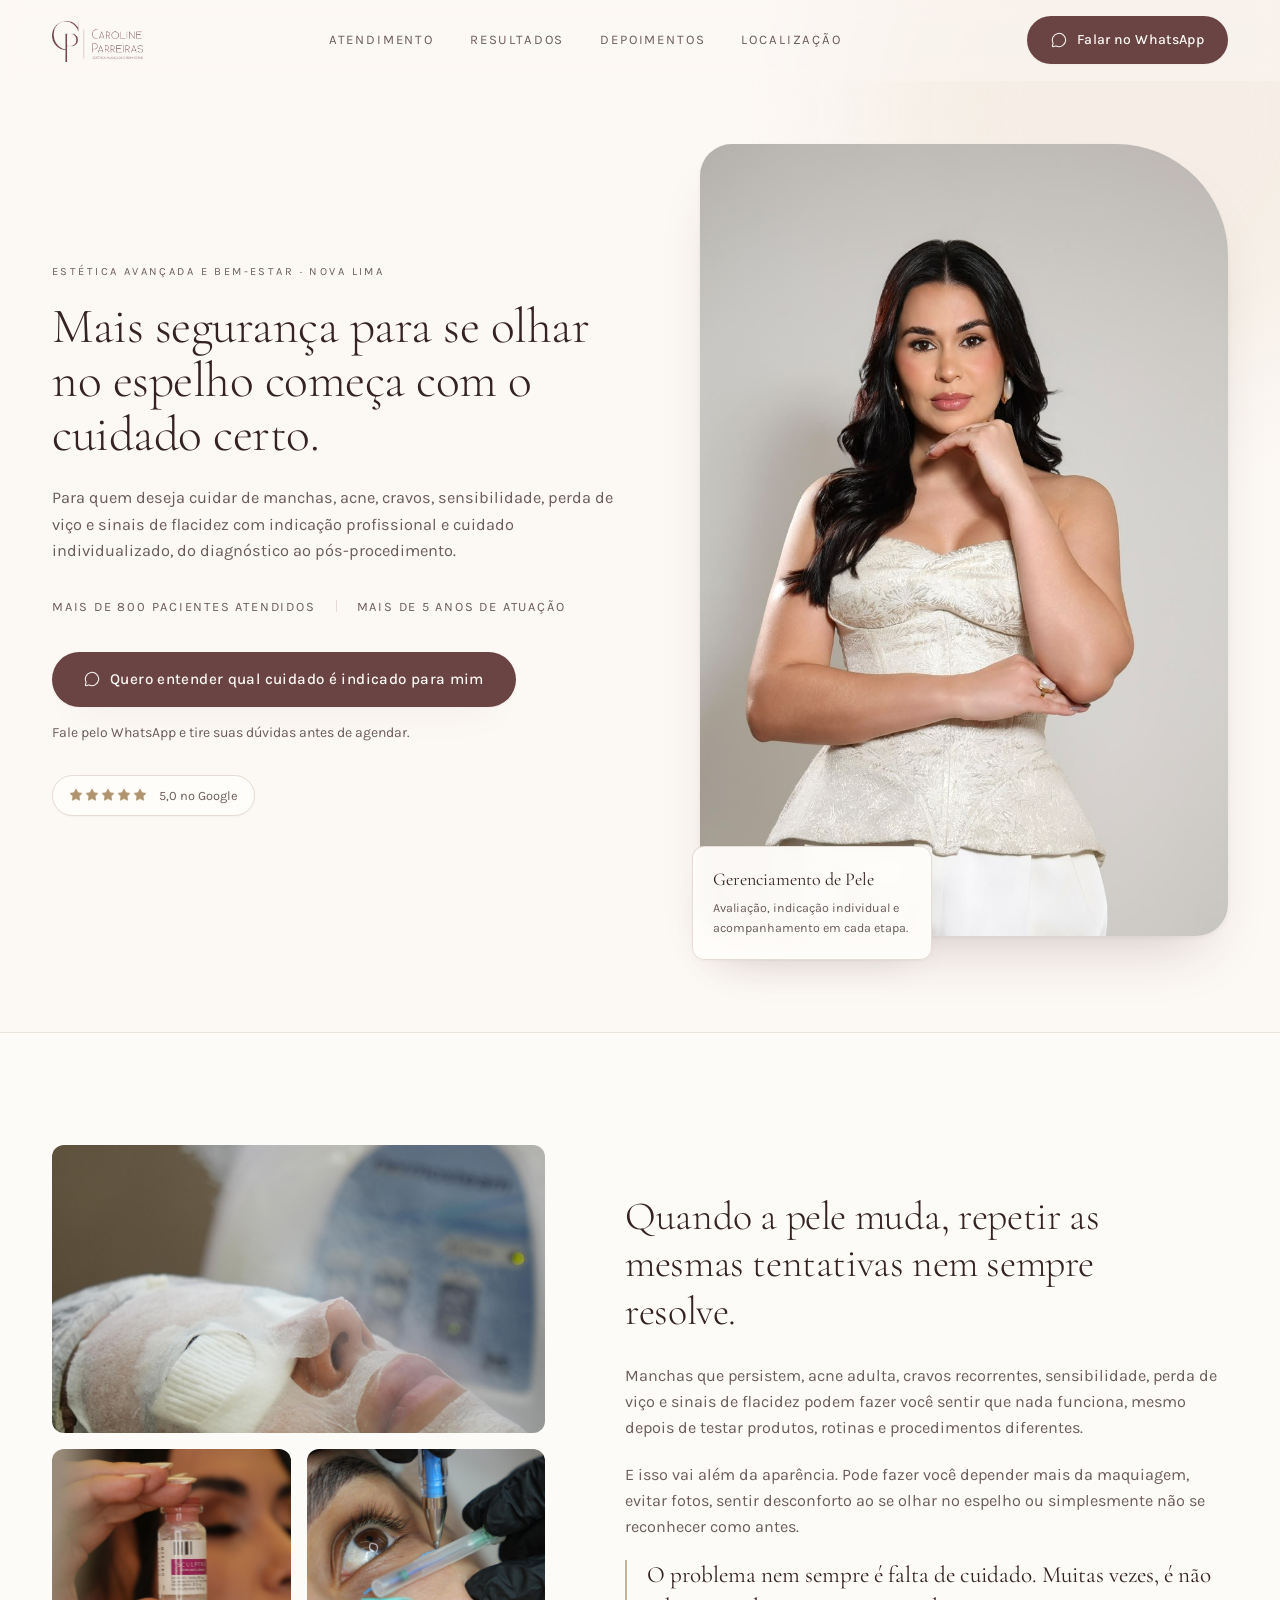
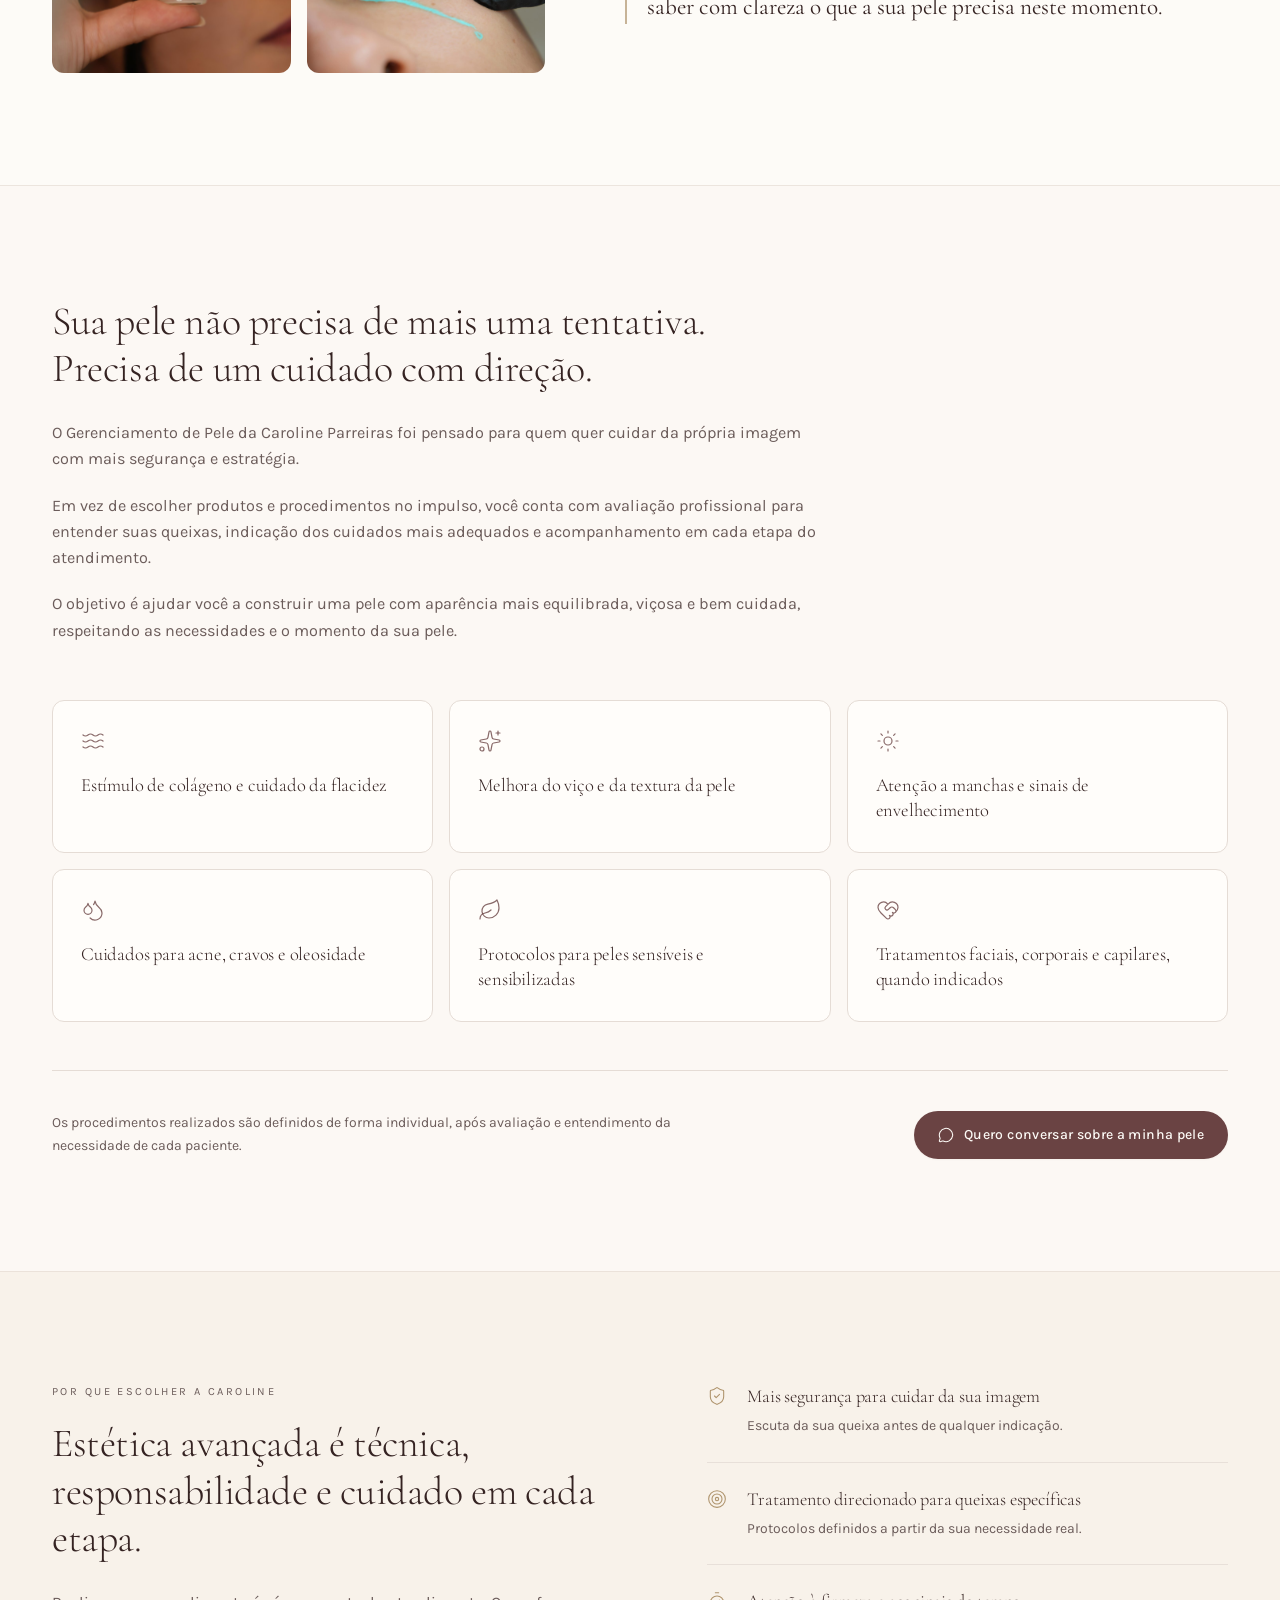
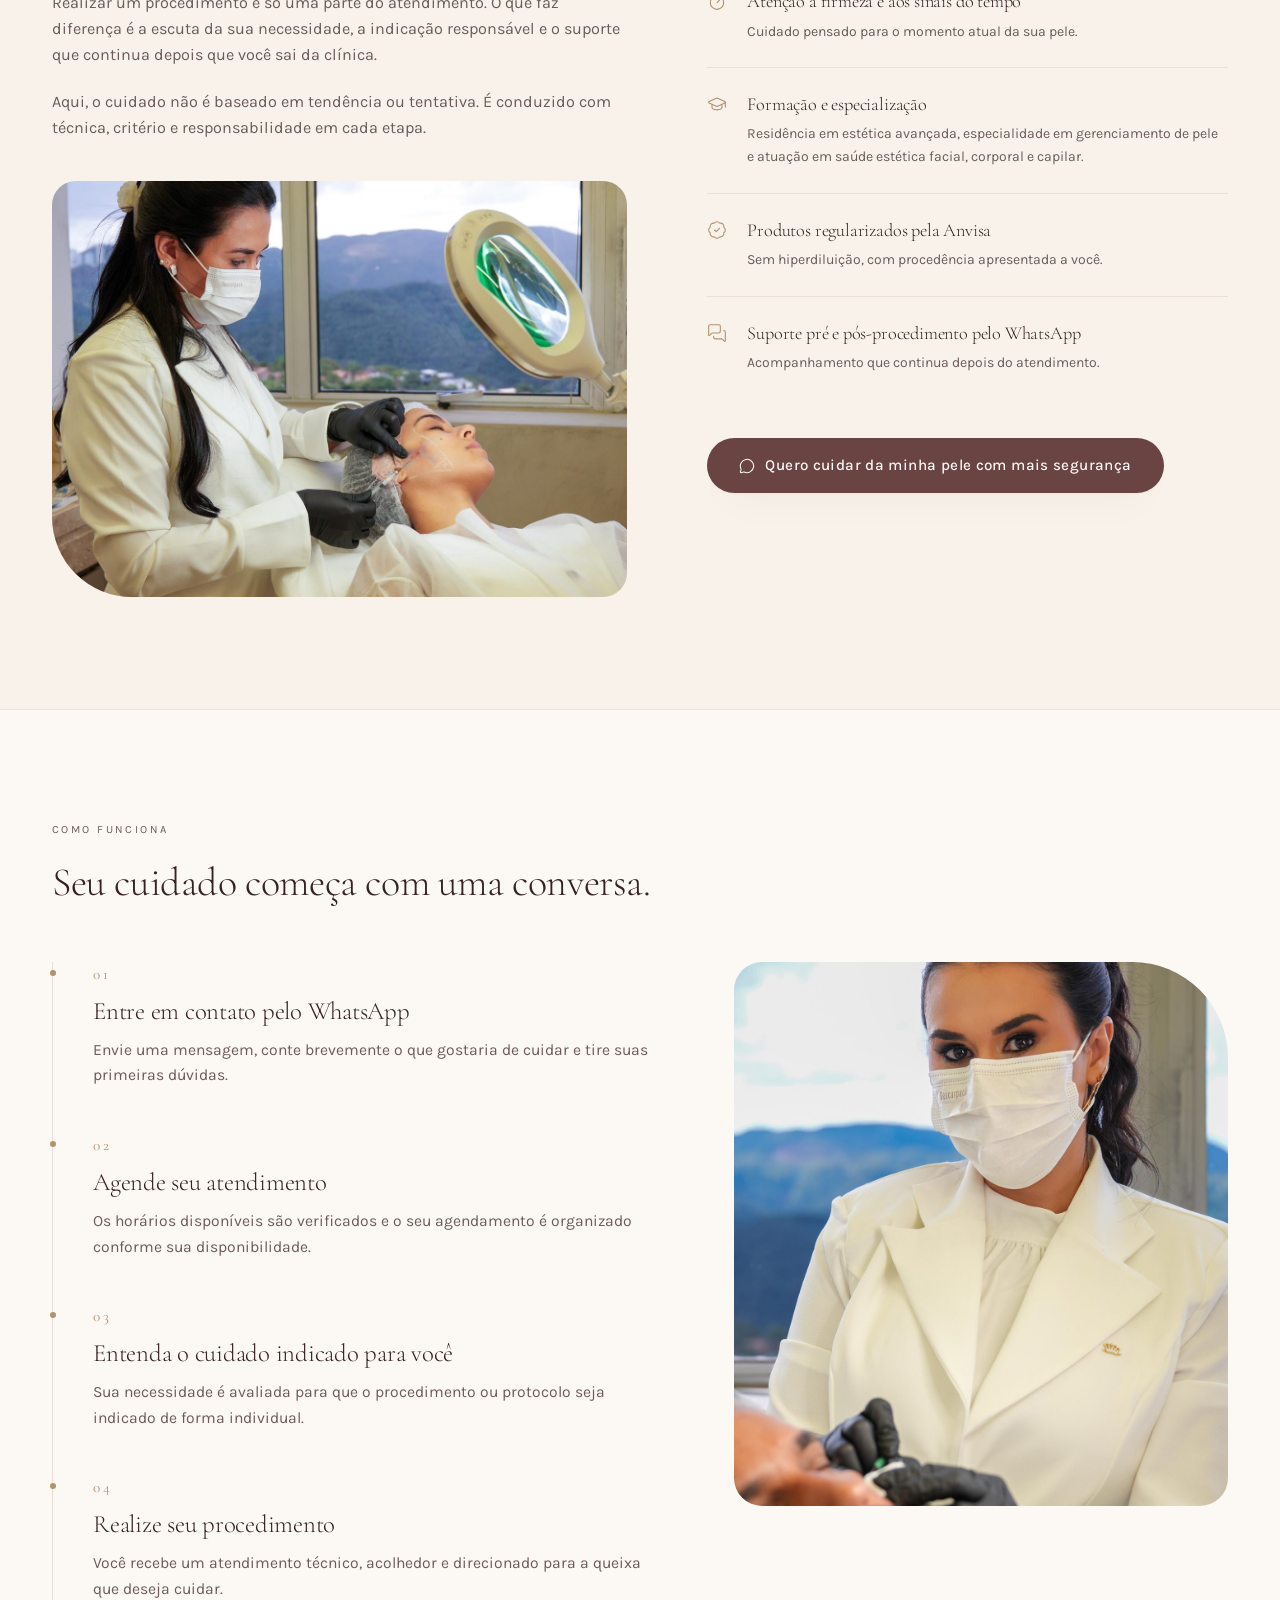
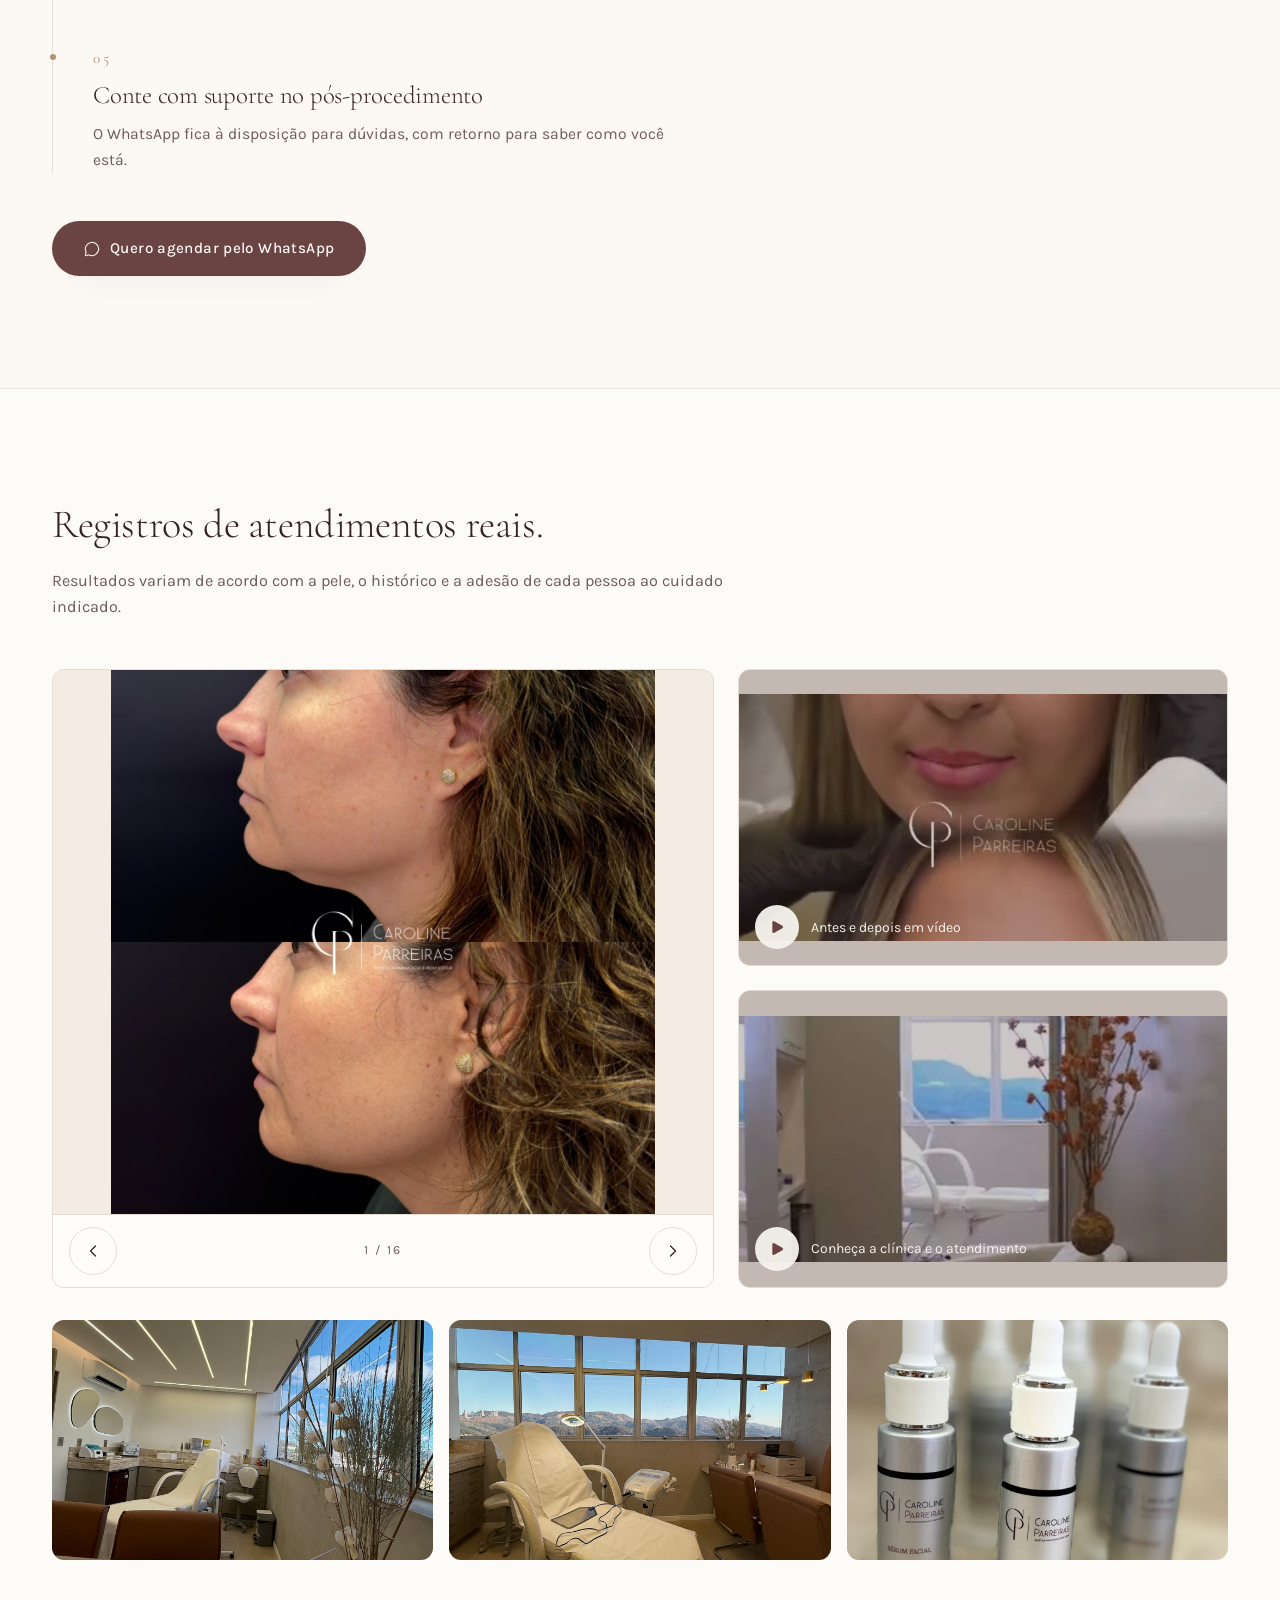
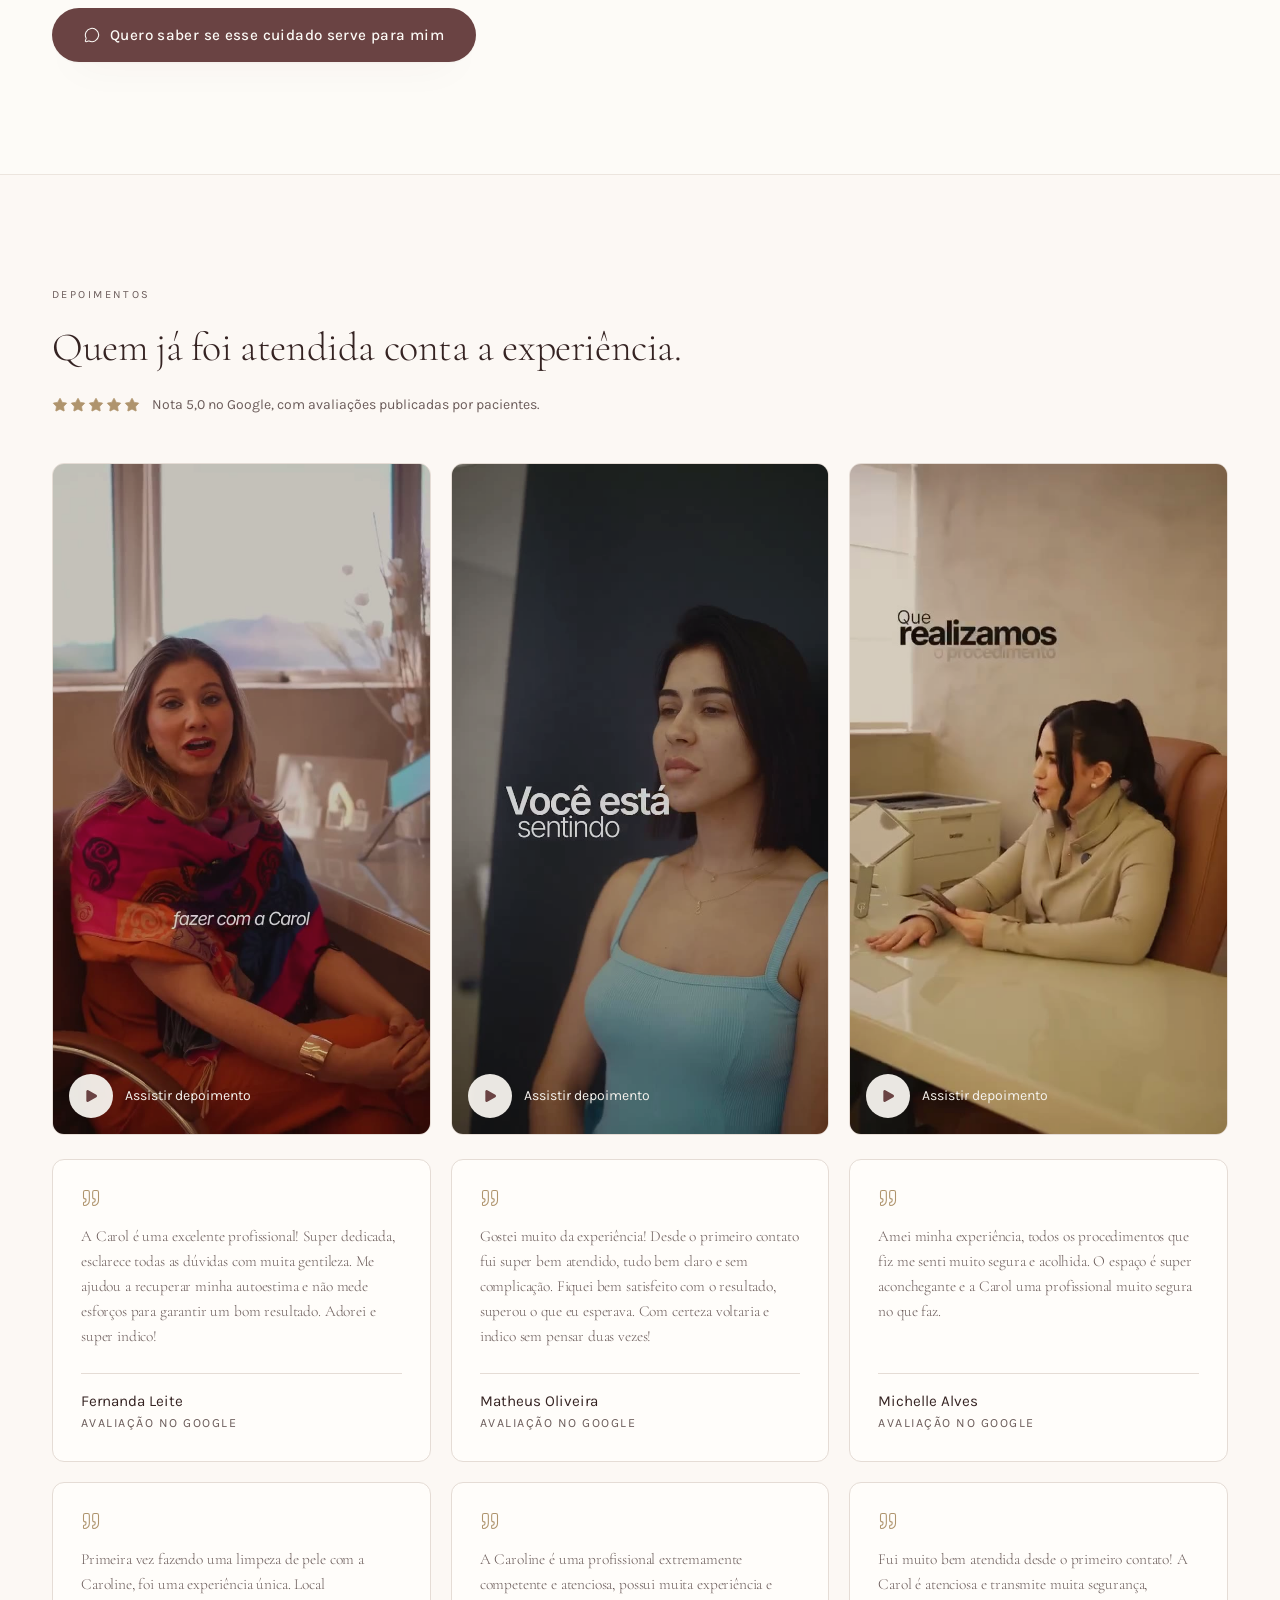
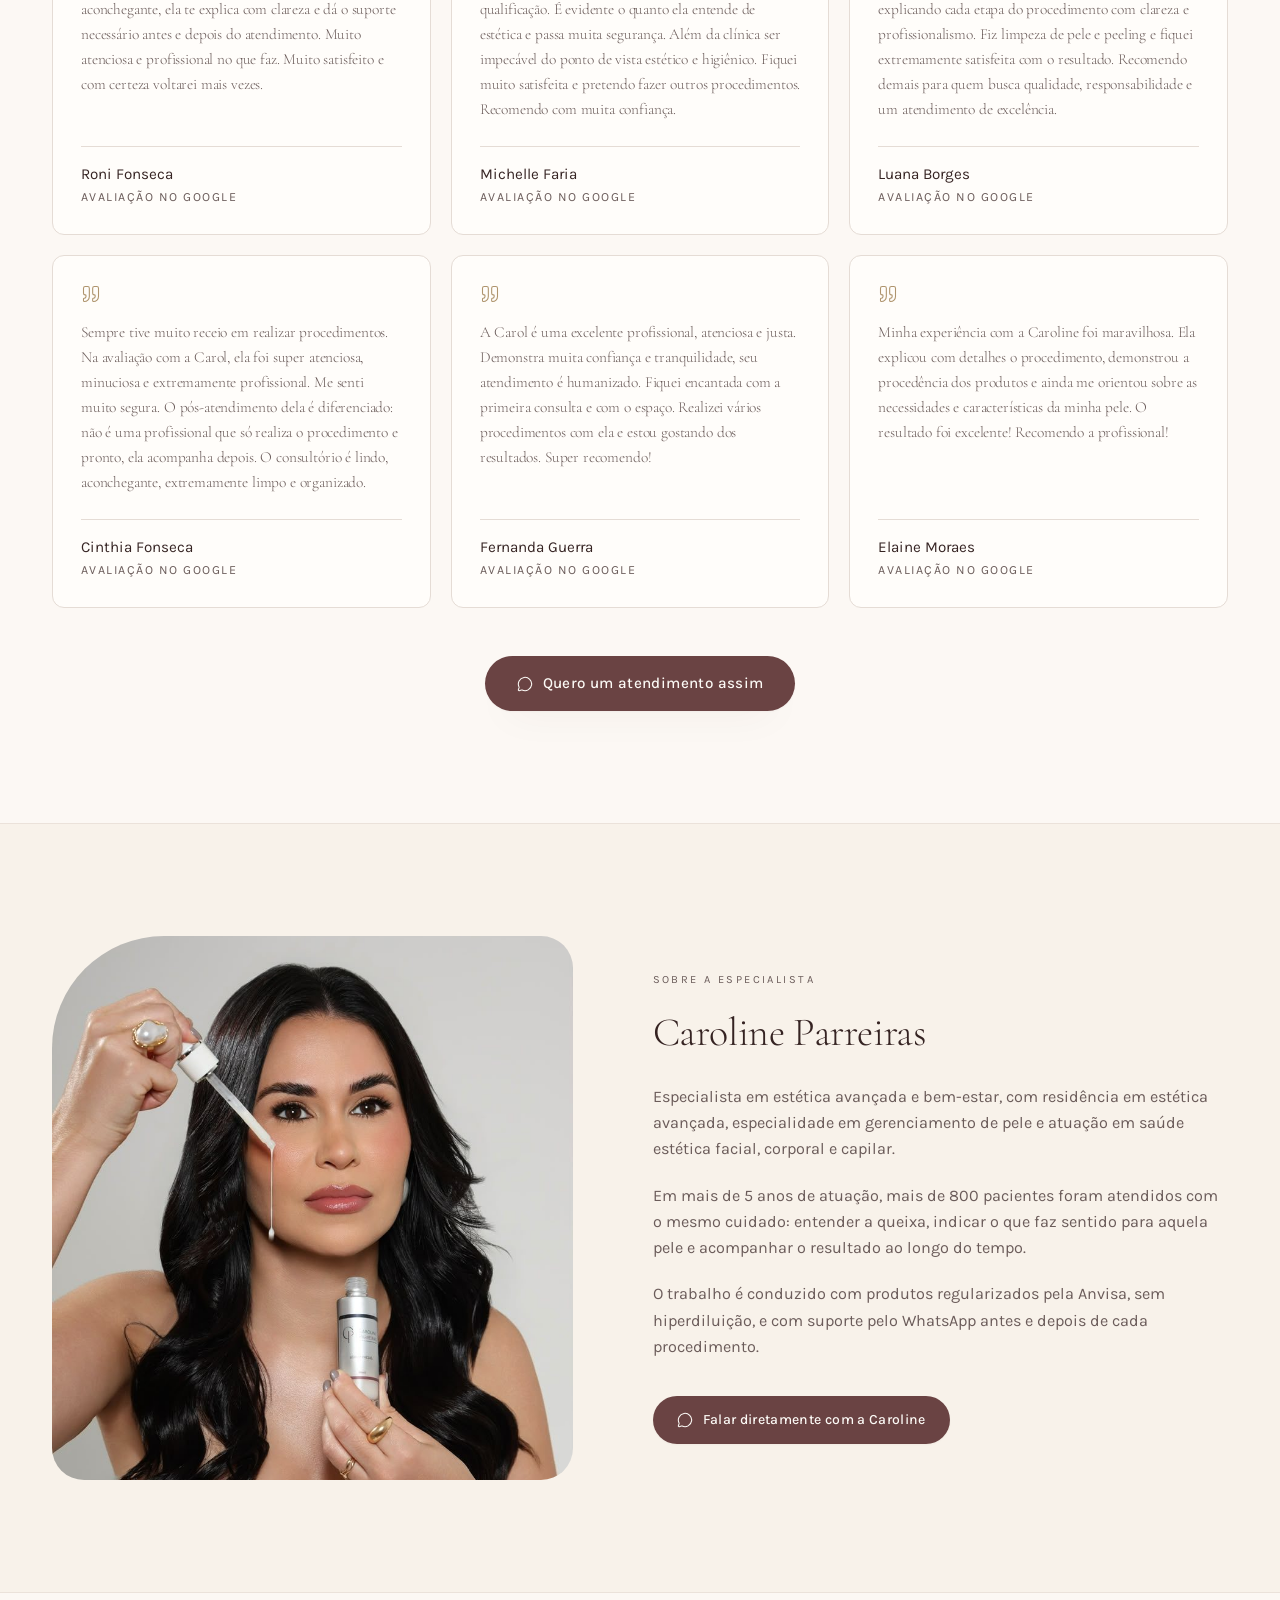
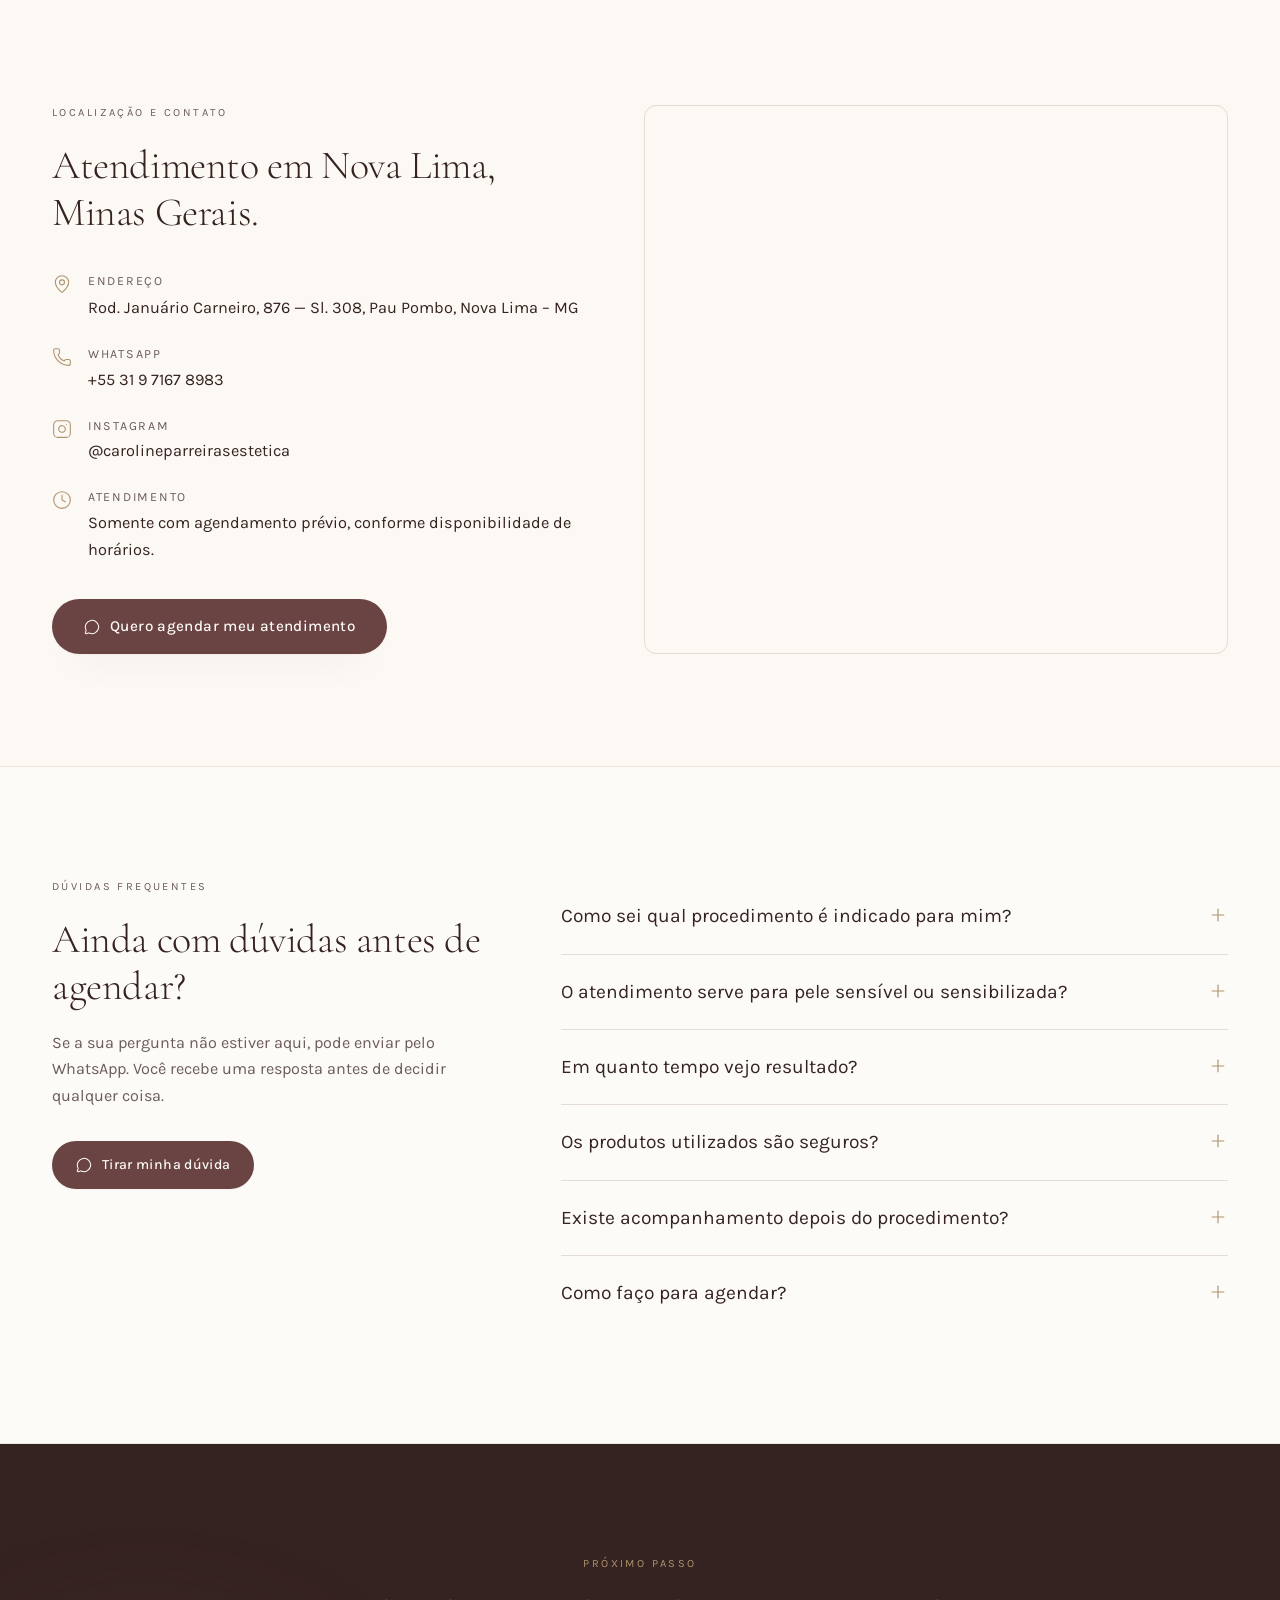
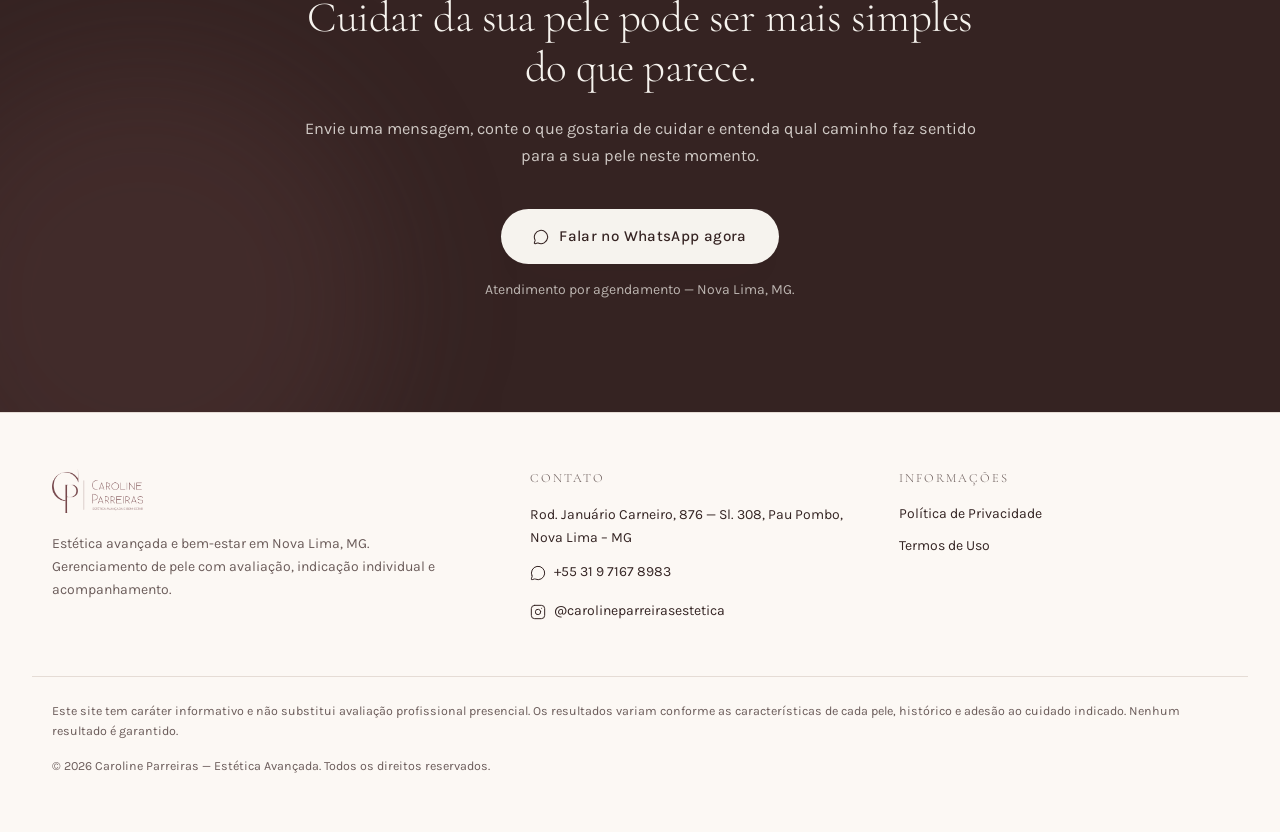
<file: index.html>
<!DOCTYPE html>
<html lang="pt-BR"><head><meta charset="utf-8"/><meta content="width=device-width, initial-scale=1" name="viewport"/><link as="image" href="assets/img/logo-dark.png" rel="preload"/><link as="image" href="assets/img/hero-caroline.jpg" rel="preload"/><link data-precedence="default" href="https://fonts.googleapis.com/css2?family=Cormorant+Garamond:ital,wght@0,300;0,400;0,500;0,600;1,400&amp;family=Karla:wght@300;400;500;600&amp;display=swap" rel="stylesheet"/><title>Caroline Parreiras — Estética Avançada em Nova Lima, MG</title><meta content="Caroline Parreiras — Estética Avançada" name="author"/><meta content="#faf7f4" name="theme-color"/><meta content="website" property="og:type"/><meta content="Caroline Parreiras — Estética Avançada" property="og:site_name"/><meta content="pt_BR" property="og:locale"/><meta content="summary_large_image" name="twitter:card"/><meta content="Gerenciamento de pele com avaliação profissional, indicação individual e acompanhamento. Manchas, acne, sensibilidade e flacidez em Nova Lima, MG." name="description"/><meta content="Caroline Parreiras — Estética Avançada em Nova Lima, MG" property="og:title"/><meta content="Gerenciamento de pele com avaliação profissional, indicação individual e acompanhamento. Manchas, acne, sensibilidade e flacidez em Nova Lima, MG." property="og:description"/><meta content="./" property="og:url"/><meta content="Caroline Parreiras — Estética Avançada em Nova Lima, MG" name="twitter:title"/><meta content="Gerenciamento de pele com avaliação profissional, indicação individual e acompanhamento. Manchas, acne, sensibilidade e flacidez em Nova Lima, MG." name="twitter:description"/><link href="favicon.png" rel="icon" type="image/png"/><link href="https://fonts.googleapis.com" rel="preconnect"/><link crossorigin="anonymous" href="https://fonts.gstatic.com" rel="preconnect"/><link href="./" rel="canonical"/><script type="application/ld+json">{"@context":"https://schema.org","@type":"HealthAndBeautyBusiness","name":"Caroline Parreiras — Estética Avançada","description":"Estética avançada e bem-estar em Nova Lima, MG. Gerenciamento de pele com avaliação, indicação individual e acompanhamento.","address":{"@type":"PostalAddress","streetAddress":"Rod. Januário Carneiro, 876 — Sl. 308","addressLocality":"Nova Lima","addressRegion":"MG","addressCountry":"BR"},"telephone":"+5531971678983","areaServed":"Nova Lima, Belo Horizonte e região","sameAs":["https://www.instagram.com/carolineparreirasestetica/"],"aggregateRating":{"@type":"AggregateRating","ratingValue":"5","bestRating":"5","reviewCount":"10"}}</script><script type="application/ld+json">{"@context":"https://schema.org","@type":"FAQPage","mainEntity":[{"@type":"Question","name":"Como sei qual procedimento é indicado para mim?","acceptedAnswer":{"@type":"Answer","text":"A indicação é feita após avaliação. Suas queixas, histórico e características da pele são analisados para que o cuidado seja definido de forma individual, e não por padrão."}},{"@type":"Question","name":"O atendimento serve para pele sensível ou sensibilizada?","acceptedAnswer":{"@type":"Answer","text":"Sim. Peles sensíveis ou sensibilizadas por produtos e procedimentos anteriores recebem protocolos específicos, com progressão respeitando a barreira cutânea."}},{"@type":"Question","name":"Em quanto tempo vejo resultado?","acceptedAnswer":{"@type":"Answer","text":"Depende da queixa, do tipo de pele e da adesão ao cuidado indicado. Alguns resultados aparecem já nas primeiras sessões, outros exigem um protocolo mais longo. Isso é explicado na avaliação, sem promessa de resultado."}},{"@type":"Question","name":"Os produtos utilizados são seguros?","acceptedAnswer":{"@type":"Answer","text":"São produtos regularizados pela Anvisa, sem hiperdiluição, e a procedência é apresentada a você durante o atendimento."}},{"@type":"Question","name":"Existe acompanhamento depois do procedimento?","acceptedAnswer":{"@type":"Answer","text":"Sim. O suporte pelo WhatsApp fica disponível para dúvidas no pré e no pós-procedimento, com retorno para saber como está a sua pele."}},{"@type":"Question","name":"Como faço para agendar?","acceptedAnswer":{"@type":"Answer","text":"O agendamento é feito pelo WhatsApp. Você envia uma mensagem, conta o que gostaria de cuidar e recebe as opções de horário disponíveis."}}]}</script><link href="css/styles.css" rel="stylesheet"/>
<!-- ============================================================
         RASTREAMENTO (opcional) — cole aqui seus códigos:
         Google Tag Manager, GA4 (gtag.js) e/ou Meta Pixel.
         Os eventos "whatsapp_click" e "video_open" já são enviados
         automaticamente para dataLayer / gtag / fbq por js/main.js.
         ============================================================ -->
</head><body><!--$--><div class="min-h-screen bg-background"><header class="fixed inset-x-0 top-0 z-50 transition-all duration-500 border-b border-transparent bg-background/40 backdrop-blur-sm" data-header=""><div class="container-lp grid grid-cols-[minmax(0,1fr)_auto] items-center gap-4 py-3 md:py-4 lg:flex lg:justify-between"><a aria-label="Caroline Parreiras — início" class="flex min-w-0 items-center" href="#topo"><img alt="Logotipo Caroline Parreiras — Estética Avançada e Bem-estar" class="h-9 w-auto md:h-11" height="578" src="assets/img/logo-dark.png" width="1200"/></a><nav aria-label="Navegação principal" class="hidden items-center gap-9 lg:flex"><a class="text-[0.82rem] tracking-[0.14em] uppercase text-muted-foreground transition-colors hover:text-primary" href="#atendimento">Atendimento</a><a class="text-[0.82rem] tracking-[0.14em] uppercase text-muted-foreground transition-colors hover:text-primary" href="#resultados">Resultados</a><a class="text-[0.82rem] tracking-[0.14em] uppercase text-muted-foreground transition-colors hover:text-primary" href="#depoimentos">Depoimentos</a><a class="text-[0.82rem] tracking-[0.14em] uppercase text-muted-foreground transition-colors hover:text-primary" href="#localizacao">Localização</a></nav><div class="hidden lg:block"><a class="group inline-flex min-h-12 items-center justify-center gap-2.5 rounded-full text-center font-medium tracking-wide transition-all duration-500 focus-visible:outline-2 focus-visible:outline-offset-4 focus-visible:outline-primary px-6 py-3 text-sm bg-primary text-primary-foreground shadow-soft hover:-translate-y-0.5 hover:bg-primary/92 hover:shadow-lift" data-track="whatsapp" href="https://wa.me/5531971678983?text=Ol%C3%A1%2C%20Caroline!%20Vim%20pelo%20site%20e%20gostaria%20de%20entender%20qual%20cuidado%20%C3%A9%20indicado%20para%20a%20minha%20pele." rel="noopener noreferrer" target="_blank"><svg aria-hidden="true" class="lucide lucide-message-circle size-4 shrink-0" fill="none" height="24" stroke="currentColor" stroke-linecap="round" stroke-linejoin="round" stroke-width="1.6" viewbox="0 0 24 24" width="24" xmlns="http://www.w3.org/2000/svg"><path d="M2.992 16.342a2 2 0 0 1 .094 1.167l-1.065 3.29a1 1 0 0 0 1.236 1.168l3.413-.998a2 2 0 0 1 1.099.092 10 10 0 1 0-4.777-4.719"></path></svg><span>Falar no WhatsApp</span></a></div><div class="flex items-center gap-2 lg:hidden"><a class="group inline-flex min-h-12 items-center justify-center gap-2.5 rounded-full text-center font-medium tracking-wide transition-all duration-500 focus-visible:outline-2 focus-visible:outline-offset-4 focus-visible:outline-primary py-3 bg-primary text-primary-foreground shadow-soft hover:-translate-y-0.5 hover:bg-primary/92 hover:shadow-lift px-4 text-[0.8rem]" data-track="whatsapp" href="https://wa.me/5531971678983?text=Ol%C3%A1%2C%20Caroline!%20Vim%20pelo%20site%20e%20gostaria%20de%20entender%20qual%20cuidado%20%C3%A9%20indicado%20para%20a%20minha%20pele." rel="noopener noreferrer" target="_blank"><span>WhatsApp</span></a><button aria-controls="menu-mobile" aria-expanded="false" aria-label="Abrir menu" class="grid size-12 shrink-0 place-items-center rounded-full border border-border text-foreground transition-colors hover:bg-secondary" data-menu-toggle="" type="button"><svg aria-hidden="true" class="lucide lucide-menu size-5" fill="none" height="24" stroke="currentColor" stroke-linecap="round" stroke-linejoin="round" stroke-width="1.5" viewbox="0 0 24 24" width="24" xmlns="http://www.w3.org/2000/svg"><path d="M4 5h16"></path><path d="M4 12h16"></path><path d="M4 19h16"></path></svg></button></div></div><div class="border-t border-border bg-background lg:hidden" data-menu="" hidden="" id="menu-mobile"><nav aria-label="Navegação mobile" class="container-lp flex flex-col py-2"><a class="min-h-12 border-b border-border/60 py-3.5 text-sm tracking-[0.12em] uppercase text-muted-foreground last:border-none" href="#atendimento">Atendimento</a><a class="min-h-12 border-b border-border/60 py-3.5 text-sm tracking-[0.12em] uppercase text-muted-foreground last:border-none" href="#resultados">Resultados</a><a class="min-h-12 border-b border-border/60 py-3.5 text-sm tracking-[0.12em] uppercase text-muted-foreground last:border-none" href="#depoimentos">Depoimentos</a><a class="min-h-12 border-b border-border/60 py-3.5 text-sm tracking-[0.12em] uppercase text-muted-foreground last:border-none" href="#localizacao">Localização</a></nav></div></header><main><section class="relative overflow-hidden pt-28 pb-16 md:pt-36 md:pb-24" id="topo"><div aria-hidden="true" class="pointer-events-none absolute -top-40 -right-32 size-[34rem] rounded-full bg-champagne/60 blur-3xl"></div><div class="container-lp relative grid items-center gap-12 lg:grid-cols-[1.05fr_0.95fr] lg:gap-16"><div class="reveal max-w-xl" data-visible="false" style="transition-delay:0ms"><p class="eyebrow">Estética avançada e bem-estar · Nova Lima</p><h1 class="mt-5 text-[2.05rem] leading-[1.12] text-ink md:text-[3.1rem] md:leading-[1.08]">Mais segurança para se olhar no espelho começa com o cuidado certo.</h1><p class="mt-6 text-[1.02rem] leading-relaxed text-muted-foreground">Para quem deseja cuidar de manchas, acne, cravos, sensibilidade, perda de viço e sinais de flacidez com indicação profissional e cuidado individualizado, do diagnóstico ao pós-procedimento.</p><div class="mt-8 flex flex-wrap items-center gap-x-5 gap-y-2 text-[0.8rem] tracking-[0.14em] uppercase text-muted-foreground"><span>Mais de 800 pacientes atendidos</span><span aria-hidden="true" class="hidden h-3 w-px bg-border sm:block"></span><span>Mais de 5 anos de atuação</span></div><div class="mt-9 flex flex-col items-start gap-4"><a class="group inline-flex min-h-12 items-center justify-center gap-2.5 rounded-full text-center font-medium tracking-wide transition-all duration-500 focus-visible:outline-2 focus-visible:outline-offset-4 focus-visible:outline-primary px-8 py-4 text-[0.95rem] bg-primary text-primary-foreground shadow-soft hover:-translate-y-0.5 hover:bg-primary/92 hover:shadow-lift" data-track="whatsapp" href="https://wa.me/5531971678983?text=Ol%C3%A1%2C%20Caroline!%20Vim%20pelo%20site%20e%20gostaria%20de%20entender%20qual%20cuidado%20%C3%A9%20indicado%20para%20a%20minha%20pele." rel="noopener noreferrer" target="_blank"><svg aria-hidden="true" class="lucide lucide-message-circle size-4 shrink-0" fill="none" height="24" stroke="currentColor" stroke-linecap="round" stroke-linejoin="round" stroke-width="1.6" viewbox="0 0 24 24" width="24" xmlns="http://www.w3.org/2000/svg"><path d="M2.992 16.342a2 2 0 0 1 .094 1.167l-1.065 3.29a1 1 0 0 0 1.236 1.168l3.413-.998a2 2 0 0 1 1.099.092 10 10 0 1 0-4.777-4.719"></path></svg><span>Quero entender qual cuidado é indicado para mim</span></a><p class="text-sm text-muted-foreground">Fale pelo WhatsApp e tire suas dúvidas antes de agendar.</p></div><div class="mt-8 inline-flex items-center gap-3 rounded-full border border-border bg-card px-4 py-2.5 shadow-soft"><span aria-hidden="true" class="flex items-center gap-0.5"><svg aria-hidden="true" class="lucide lucide-star size-3.5 fill-gold text-gold" fill="none" height="24" stroke="currentColor" stroke-linecap="round" stroke-linejoin="round" stroke-width="1" viewbox="0 0 24 24" width="24" xmlns="http://www.w3.org/2000/svg"><path d="M11.525 2.295a.53.53 0 0 1 .95 0l2.31 4.679a2.123 2.123 0 0 0 1.595 1.16l5.166.756a.53.53 0 0 1 .294.904l-3.736 3.638a2.123 2.123 0 0 0-.611 1.878l.882 5.14a.53.53 0 0 1-.771.56l-4.618-2.428a2.122 2.122 0 0 0-1.973 0L6.396 21.01a.53.53 0 0 1-.77-.56l.881-5.139a2.122 2.122 0 0 0-.611-1.879L2.16 9.795a.53.53 0 0 1 .294-.906l5.165-.755a2.122 2.122 0 0 0 1.597-1.16z"></path></svg><svg aria-hidden="true" class="lucide lucide-star size-3.5 fill-gold text-gold" fill="none" height="24" stroke="currentColor" stroke-linecap="round" stroke-linejoin="round" stroke-width="1" viewbox="0 0 24 24" width="24" xmlns="http://www.w3.org/2000/svg"><path d="M11.525 2.295a.53.53 0 0 1 .95 0l2.31 4.679a2.123 2.123 0 0 0 1.595 1.16l5.166.756a.53.53 0 0 1 .294.904l-3.736 3.638a2.123 2.123 0 0 0-.611 1.878l.882 5.14a.53.53 0 0 1-.771.56l-4.618-2.428a2.122 2.122 0 0 0-1.973 0L6.396 21.01a.53.53 0 0 1-.77-.56l.881-5.139a2.122 2.122 0 0 0-.611-1.879L2.16 9.795a.53.53 0 0 1 .294-.906l5.165-.755a2.122 2.122 0 0 0 1.597-1.16z"></path></svg><svg aria-hidden="true" class="lucide lucide-star size-3.5 fill-gold text-gold" fill="none" height="24" stroke="currentColor" stroke-linecap="round" stroke-linejoin="round" stroke-width="1" viewbox="0 0 24 24" width="24" xmlns="http://www.w3.org/2000/svg"><path d="M11.525 2.295a.53.53 0 0 1 .95 0l2.31 4.679a2.123 2.123 0 0 0 1.595 1.16l5.166.756a.53.53 0 0 1 .294.904l-3.736 3.638a2.123 2.123 0 0 0-.611 1.878l.882 5.14a.53.53 0 0 1-.771.56l-4.618-2.428a2.122 2.122 0 0 0-1.973 0L6.396 21.01a.53.53 0 0 1-.77-.56l.881-5.139a2.122 2.122 0 0 0-.611-1.879L2.16 9.795a.53.53 0 0 1 .294-.906l5.165-.755a2.122 2.122 0 0 0 1.597-1.16z"></path></svg><svg aria-hidden="true" class="lucide lucide-star size-3.5 fill-gold text-gold" fill="none" height="24" stroke="currentColor" stroke-linecap="round" stroke-linejoin="round" stroke-width="1" viewbox="0 0 24 24" width="24" xmlns="http://www.w3.org/2000/svg"><path d="M11.525 2.295a.53.53 0 0 1 .95 0l2.31 4.679a2.123 2.123 0 0 0 1.595 1.16l5.166.756a.53.53 0 0 1 .294.904l-3.736 3.638a2.123 2.123 0 0 0-.611 1.878l.882 5.14a.53.53 0 0 1-.771.56l-4.618-2.428a2.122 2.122 0 0 0-1.973 0L6.396 21.01a.53.53 0 0 1-.77-.56l.881-5.139a2.122 2.122 0 0 0-.611-1.879L2.16 9.795a.53.53 0 0 1 .294-.906l5.165-.755a2.122 2.122 0 0 0 1.597-1.16z"></path></svg><svg aria-hidden="true" class="lucide lucide-star size-3.5 fill-gold text-gold" fill="none" height="24" stroke="currentColor" stroke-linecap="round" stroke-linejoin="round" stroke-width="1" viewbox="0 0 24 24" width="24" xmlns="http://www.w3.org/2000/svg"><path d="M11.525 2.295a.53.53 0 0 1 .95 0l2.31 4.679a2.123 2.123 0 0 0 1.595 1.16l5.166.756a.53.53 0 0 1 .294.904l-3.736 3.638a2.123 2.123 0 0 0-.611 1.878l.882 5.14a.53.53 0 0 1-.771.56l-4.618-2.428a2.122 2.122 0 0 0-1.973 0L6.396 21.01a.53.53 0 0 1-.77-.56l.881-5.139a2.122 2.122 0 0 0-.611-1.879L2.16 9.795a.53.53 0 0 1 .294-.906l5.165-.755a2.122 2.122 0 0 0 1.597-1.16z"></path></svg></span><span class="text-[0.8rem] text-muted-foreground"><span class="sr-only">Avaliação </span>5,0<!-- --> no Google</span></div></div><div class="reveal relative" data-visible="false" style="transition-delay:120ms"><div class="relative overflow-hidden rounded-[2rem] rounded-tr-[7rem] bg-secondary shadow-lift"><img alt="Caroline Parreiras, especialista em estética avançada, em sua clínica em Nova Lima" class="h-full w-full object-cover transition-transform duration-[1600ms] ease-out hover:scale-[1.03]" height="1280" src="assets/img/hero-caroline.jpg" width="854"/></div><div class="absolute -bottom-6 -left-2 hidden max-w-[15rem] rounded-2xl border border-border bg-card/95 p-5 shadow-soft backdrop-blur-sm sm:block"><p class="font-serif text-lg leading-snug text-ink">Gerenciamento de Pele</p><p class="mt-1.5 text-[0.78rem] leading-relaxed text-muted-foreground">Avaliação, indicação individual e acompanhamento em cada etapa.</p></div></div></div></section><section class="border-y border-border/70 bg-card/60 py-20 md:py-28"><div class="container-lp grid gap-12 lg:grid-cols-[0.9fr_1.1fr] lg:items-center lg:gap-20"><div class="reveal order-2 grid grid-cols-2 gap-4 lg:order-1" data-visible="false" style="transition-delay:0ms"><div class="col-span-2 overflow-hidden rounded-2xl"><img alt="Protocolo facial com vapor de ozônio na clínica Caroline Parreiras em Nova Lima, MG" class="h-64 w-full object-cover transition-transform duration-[1400ms] hover:scale-[1.04] md:h-72" height="1866" loading="lazy" src="assets/img/ambiente-2.jpg" width="1400"/></div><div class="overflow-hidden rounded-2xl"><img alt="Frasco de Sculptra (ácido poli-L-láctico) usado nos protocolos de bioestimulação de colágeno" class="h-44 w-full object-cover transition-transform duration-[1400ms] hover:scale-[1.04] md:h-56" height="1280" loading="lazy" src="assets/img/produtos-4.jpg" width="960"/></div><div class="overflow-hidden rounded-2xl"><img alt="Procedimento estético facial realizado com técnica e precisão" class="h-44 w-full object-cover transition-transform duration-[1400ms] hover:scale-[1.04] md:h-56" height="1600" loading="lazy" src="assets/img/procedimento-5.jpg" width="1200"/></div></div><div class="reveal order-1 lg:order-2" data-visible="false" style="transition-delay:100ms"><h2 class="max-w-xl text-[1.75rem] leading-[1.18] text-ink md:text-[2.5rem]">Quando a pele muda, repetir as mesmas tentativas nem sempre resolve.</h2><div class="mt-7 space-y-5 text-[1.01rem] leading-relaxed text-muted-foreground"><p>Manchas que persistem, acne adulta, cravos recorrentes, sensibilidade, perda de viço e sinais de flacidez podem fazer você sentir que nada funciona, mesmo depois de testar produtos, rotinas e procedimentos diferentes.</p><p>E isso vai além da aparência. Pode fazer você depender mais da maquiagem, evitar fotos, sentir desconforto ao se olhar no espelho ou simplesmente não se reconhecer como antes.</p><p class="border-l-2 border-gold/70 pl-5 font-serif text-[1.28rem] leading-snug text-ink md:text-[1.45rem]">O problema nem sempre é falta de cuidado. Muitas vezes, é não saber com clareza o que a sua pele precisa neste momento.</p></div></div></div></section><section class="py-20 md:py-28" id="atendimento"><div class="container-lp"><div class="reveal max-w-3xl" data-visible="false" style="transition-delay:0ms"><h2 class="text-[1.75rem] leading-[1.18] text-ink md:text-[2.5rem]">Sua pele não precisa de mais uma tentativa. Precisa de um cuidado com direção.</h2><div class="mt-7 space-y-5 text-[1.01rem] leading-relaxed text-muted-foreground"><p>O Gerenciamento de Pele da Caroline Parreiras foi pensado para quem quer cuidar da própria imagem com mais segurança e estratégia.</p><p>Em vez de escolher produtos e procedimentos no impulso, você conta com avaliação profissional para entender suas queixas, indicação dos cuidados mais adequados e acompanhamento em cada etapa do atendimento.</p><p>O objetivo é ajudar você a construir uma pele com aparência mais equilibrada, viçosa e bem cuidada, respeitando as necessidades e o momento da sua pele.</p></div></div><ul class="mt-14 grid gap-4 sm:grid-cols-2 lg:grid-cols-3"><li class="reveal" data-visible="false" style="transition-delay:0ms"><div class="group h-full rounded-2xl border border-border bg-card p-7 transition-all duration-500 hover:-translate-y-1 hover:border-gold/45 hover:shadow-soft"><svg aria-hidden="true" class="lucide lucide-waves size-6 text-primary/80 transition-colors group-hover:text-gold" fill="none" height="24" stroke="currentColor" stroke-linecap="round" stroke-linejoin="round" stroke-width="1.2" viewbox="0 0 24 24" width="24" xmlns="http://www.w3.org/2000/svg"><path d="M2 6c.6.5 1.2 1 2.5 1C7 7 7 5 9.5 5c2.6 0 2.4 2 5 2 2.5 0 2.5-2 5-2 1.3 0 1.9.5 2.5 1"></path><path d="M2 12c.6.5 1.2 1 2.5 1 2.5 0 2.5-2 5-2 2.6 0 2.4 2 5 2 2.5 0 2.5-2 5-2 1.3 0 1.9.5 2.5 1"></path><path d="M2 18c.6.5 1.2 1 2.5 1 2.5 0 2.5-2 5-2 2.6 0 2.4 2 5 2 2.5 0 2.5-2 5-2 1.3 0 1.9.5 2.5 1"></path></svg><h3 class="mt-5 text-[1.16rem] leading-snug text-ink">Estímulo de colágeno e cuidado da flacidez</h3></div></li><li class="reveal" data-visible="false" style="transition-delay:70ms"><div class="group h-full rounded-2xl border border-border bg-card p-7 transition-all duration-500 hover:-translate-y-1 hover:border-gold/45 hover:shadow-soft"><svg aria-hidden="true" class="lucide lucide-sparkles size-6 text-primary/80 transition-colors group-hover:text-gold" fill="none" height="24" stroke="currentColor" stroke-linecap="round" stroke-linejoin="round" stroke-width="1.2" viewbox="0 0 24 24" width="24" xmlns="http://www.w3.org/2000/svg"><path d="M11.017 2.814a1 1 0 0 1 1.966 0l1.051 5.558a2 2 0 0 0 1.594 1.594l5.558 1.051a1 1 0 0 1 0 1.966l-5.558 1.051a2 2 0 0 0-1.594 1.594l-1.051 5.558a1 1 0 0 1-1.966 0l-1.051-5.558a2 2 0 0 0-1.594-1.594l-5.558-1.051a1 1 0 0 1 0-1.966l5.558-1.051a2 2 0 0 0 1.594-1.594z"></path><path d="M20 2v4"></path><path d="M22 4h-4"></path><circle cx="4" cy="20" r="2"></circle></svg><h3 class="mt-5 text-[1.16rem] leading-snug text-ink">Melhora do viço e da textura da pele</h3></div></li><li class="reveal" data-visible="false" style="transition-delay:140ms"><div class="group h-full rounded-2xl border border-border bg-card p-7 transition-all duration-500 hover:-translate-y-1 hover:border-gold/45 hover:shadow-soft"><svg aria-hidden="true" class="lucide lucide-sun size-6 text-primary/80 transition-colors group-hover:text-gold" fill="none" height="24" stroke="currentColor" stroke-linecap="round" stroke-linejoin="round" stroke-width="1.2" viewbox="0 0 24 24" width="24" xmlns="http://www.w3.org/2000/svg"><circle cx="12" cy="12" r="4"></circle><path d="M12 2v2"></path><path d="M12 20v2"></path><path d="m4.93 4.93 1.41 1.41"></path><path d="m17.66 17.66 1.41 1.41"></path><path d="M2 12h2"></path><path d="M20 12h2"></path><path d="m6.34 17.66-1.41 1.41"></path><path d="m19.07 4.93-1.41 1.41"></path></svg><h3 class="mt-5 text-[1.16rem] leading-snug text-ink">Atenção a manchas e sinais de envelhecimento</h3></div></li><li class="reveal" data-visible="false" style="transition-delay:210ms"><div class="group h-full rounded-2xl border border-border bg-card p-7 transition-all duration-500 hover:-translate-y-1 hover:border-gold/45 hover:shadow-soft"><svg aria-hidden="true" class="lucide lucide-droplets size-6 text-primary/80 transition-colors group-hover:text-gold" fill="none" height="24" stroke="currentColor" stroke-linecap="round" stroke-linejoin="round" stroke-width="1.2" viewbox="0 0 24 24" width="24" xmlns="http://www.w3.org/2000/svg"><path d="M7 16.3c2.2 0 4-1.83 4-4.05 0-1.16-.57-2.26-1.71-3.19S7.29 6.75 7 5.3c-.29 1.45-1.14 2.84-2.29 3.76S3 11.1 3 12.25c0 2.22 1.8 4.05 4 4.05z"></path><path d="M12.56 6.6A10.97 10.97 0 0 0 14 3.02c.5 2.5 2 4.9 4 6.5s3 3.5 3 5.5a6.98 6.98 0 0 1-11.91 4.97"></path></svg><h3 class="mt-5 text-[1.16rem] leading-snug text-ink">Cuidados para acne, cravos e oleosidade</h3></div></li><li class="reveal" data-visible="false" style="transition-delay:280ms"><div class="group h-full rounded-2xl border border-border bg-card p-7 transition-all duration-500 hover:-translate-y-1 hover:border-gold/45 hover:shadow-soft"><svg aria-hidden="true" class="lucide lucide-leaf size-6 text-primary/80 transition-colors group-hover:text-gold" fill="none" height="24" stroke="currentColor" stroke-linecap="round" stroke-linejoin="round" stroke-width="1.2" viewbox="0 0 24 24" width="24" xmlns="http://www.w3.org/2000/svg"><path d="M11 20A7 7 0 0 1 9.8 6.1C15.5 5 17 4.48 19 2c1 2 2 4.18 2 8 0 5.5-4.78 10-10 10Z"></path><path d="M2 21c0-3 1.85-5.36 5.08-6C9.5 14.52 12 13 13 12"></path></svg><h3 class="mt-5 text-[1.16rem] leading-snug text-ink">Protocolos para peles sensíveis e sensibilizadas</h3></div></li><li class="reveal" data-visible="false" style="transition-delay:350ms"><div class="group h-full rounded-2xl border border-border bg-card p-7 transition-all duration-500 hover:-translate-y-1 hover:border-gold/45 hover:shadow-soft"><svg aria-hidden="true" class="lucide lucide-heart-handshake size-6 text-primary/80 transition-colors group-hover:text-gold" fill="none" height="24" stroke="currentColor" stroke-linecap="round" stroke-linejoin="round" stroke-width="1.2" viewbox="0 0 24 24" width="24" xmlns="http://www.w3.org/2000/svg"><path d="M19.414 14.414C21 12.828 22 11.5 22 9.5a5.5 5.5 0 0 0-9.591-3.676.6.6 0 0 1-.818.001A5.5 5.5 0 0 0 2 9.5c0 2.3 1.5 4 3 5.5l5.535 5.362a2 2 0 0 0 2.879.052 2.12 2.12 0 0 0-.004-3 2.124 2.124 0 1 0 3-3 2.124 2.124 0 0 0 3.004 0 2 2 0 0 0 0-2.828l-1.881-1.882a2.41 2.41 0 0 0-3.409 0l-1.71 1.71a2 2 0 0 1-2.828 0 2 2 0 0 1 0-2.828l2.823-2.762"></path></svg><h3 class="mt-5 text-[1.16rem] leading-snug text-ink">Tratamentos faciais, corporais e capilares, quando indicados</h3></div></li></ul><div class="reveal mt-12 flex flex-col items-start gap-6 border-t border-border pt-10 md:flex-row md:items-center md:justify-between" data-visible="false" style="transition-delay:0ms"><p class="max-w-2xl text-sm leading-relaxed text-muted-foreground">Os procedimentos realizados são definidos de forma individual, após avaliação e entendimento da necessidade de cada paciente.</p><a class="group inline-flex min-h-12 items-center justify-center gap-2.5 rounded-full text-center font-medium tracking-wide transition-all duration-500 focus-visible:outline-2 focus-visible:outline-offset-4 focus-visible:outline-primary px-6 py-3 text-sm bg-primary text-primary-foreground shadow-soft hover:-translate-y-0.5 hover:bg-primary/92 hover:shadow-lift shrink-0" data-track="whatsapp" href="https://wa.me/5531971678983?text=Ol%C3%A1%2C%20Caroline!%20Vim%20pelo%20site%20e%20gostaria%20de%20entender%20qual%20cuidado%20%C3%A9%20indicado%20para%20a%20minha%20pele." rel="noopener noreferrer" target="_blank"><svg aria-hidden="true" class="lucide lucide-message-circle size-4 shrink-0" fill="none" height="24" stroke="currentColor" stroke-linecap="round" stroke-linejoin="round" stroke-width="1.6" viewbox="0 0 24 24" width="24" xmlns="http://www.w3.org/2000/svg"><path d="M2.992 16.342a2 2 0 0 1 .094 1.167l-1.065 3.29a1 1 0 0 0 1.236 1.168l3.413-.998a2 2 0 0 1 1.099.092 10 10 0 1 0-4.777-4.719"></path></svg><span>Quero conversar sobre a minha pele</span></a></div></div></section><section class="border-y border-border/70 bg-champagne/45 py-20 md:py-28"><div class="container-lp"><div class="grid gap-12 lg:grid-cols-[1.05fr_0.95fr] lg:gap-20"><div class="reveal" data-visible="false" style="transition-delay:0ms"><p class="eyebrow">Por que escolher a Caroline</p><h2 class="mt-5 max-w-xl text-[1.75rem] leading-[1.18] text-ink md:text-[2.5rem]">Estética avançada é técnica, responsabilidade e cuidado em cada etapa.</h2><div class="mt-7 space-y-5 text-[1.01rem] leading-relaxed text-muted-foreground"><p>Realizar um procedimento é só uma parte do atendimento. O que faz diferença é a escuta da sua necessidade, a indicação responsável e o suporte que continua depois que você sai da clínica.</p><p>Aqui, o cuidado não é baseado em tendência ou tentativa. É conduzido com técnica, critério e responsabilidade em cada etapa.</p></div><div class="mt-10 overflow-hidden rounded-[1.5rem] rounded-bl-[5rem]"><img alt="Caroline Parreiras realizando procedimento estético facial em paciente na clínica" class="h-80 w-full object-cover object-center transition-transform duration-[1600ms] hover:scale-[1.04] md:h-[26rem]" height="800" loading="lazy" src="assets/img/procedimento-4.jpg" width="1200"/></div></div><div class="reveal" data-visible="false" style="transition-delay:90ms"><ul class="divide-y divide-border/80"><li class="flex gap-5 py-6 first:pt-0"><svg aria-hidden="true" class="lucide lucide-shield-check mt-0.5 size-5 shrink-0 text-gold" fill="none" height="24" stroke="currentColor" stroke-linecap="round" stroke-linejoin="round" stroke-width="1.3" viewbox="0 0 24 24" width="24" xmlns="http://www.w3.org/2000/svg"><path d="M20 13c0 5-3.5 7.5-7.66 8.95a1 1 0 0 1-.67-.01C7.5 20.5 4 18 4 13V6a1 1 0 0 1 1-1c2 0 4.5-1.2 6.24-2.72a1.17 1.17 0 0 1 1.52 0C14.51 3.81 17 5 19 5a1 1 0 0 1 1 1z"></path><path d="m9 12 2 2 4-4"></path></svg><div class="min-w-0"><h3 class="text-[1.14rem] leading-snug text-ink">Mais segurança para cuidar da sua imagem</h3><p class="mt-1.5 text-sm leading-relaxed text-muted-foreground">Escuta da sua queixa antes de qualquer indicação.</p></div></li><li class="flex gap-5 py-6 first:pt-0"><svg aria-hidden="true" class="lucide lucide-target mt-0.5 size-5 shrink-0 text-gold" fill="none" height="24" stroke="currentColor" stroke-linecap="round" stroke-linejoin="round" stroke-width="1.3" viewbox="0 0 24 24" width="24" xmlns="http://www.w3.org/2000/svg"><circle cx="12" cy="12" r="10"></circle><circle cx="12" cy="12" r="6"></circle><circle cx="12" cy="12" r="2"></circle></svg><div class="min-w-0"><h3 class="text-[1.14rem] leading-snug text-ink">Tratamento direcionado para queixas específicas</h3><p class="mt-1.5 text-sm leading-relaxed text-muted-foreground">Protocolos definidos a partir da sua necessidade real.</p></div></li><li class="flex gap-5 py-6 first:pt-0"><svg aria-hidden="true" class="lucide lucide-timer mt-0.5 size-5 shrink-0 text-gold" fill="none" height="24" stroke="currentColor" stroke-linecap="round" stroke-linejoin="round" stroke-width="1.3" viewbox="0 0 24 24" width="24" xmlns="http://www.w3.org/2000/svg"><line x1="10" x2="14" y1="2" y2="2"></line><line x1="12" x2="15" y1="14" y2="11"></line><circle cx="12" cy="14" r="8"></circle></svg><div class="min-w-0"><h3 class="text-[1.14rem] leading-snug text-ink">Atenção à firmeza e aos sinais do tempo</h3><p class="mt-1.5 text-sm leading-relaxed text-muted-foreground">Cuidado pensado para o momento atual da sua pele.</p></div></li><li class="flex gap-5 py-6 first:pt-0"><svg aria-hidden="true" class="lucide lucide-graduation-cap mt-0.5 size-5 shrink-0 text-gold" fill="none" height="24" stroke="currentColor" stroke-linecap="round" stroke-linejoin="round" stroke-width="1.3" viewbox="0 0 24 24" width="24" xmlns="http://www.w3.org/2000/svg"><path d="M21.42 10.922a1 1 0 0 0-.019-1.838L12.83 5.18a2 2 0 0 0-1.66 0L2.6 9.08a1 1 0 0 0 0 1.832l8.57 3.908a2 2 0 0 0 1.66 0z"></path><path d="M22 10v6"></path><path d="M6 12.5V16a6 3 0 0 0 12 0v-3.5"></path></svg><div class="min-w-0"><h3 class="text-[1.14rem] leading-snug text-ink">Formação e especialização</h3><p class="mt-1.5 text-sm leading-relaxed text-muted-foreground">Residência em estética avançada, especialidade em gerenciamento de pele e atuação em saúde estética facial, corporal e capilar.</p></div></li><li class="flex gap-5 py-6 first:pt-0"><svg aria-hidden="true" class="lucide lucide-badge-check mt-0.5 size-5 shrink-0 text-gold" fill="none" height="24" stroke="currentColor" stroke-linecap="round" stroke-linejoin="round" stroke-width="1.3" viewbox="0 0 24 24" width="24" xmlns="http://www.w3.org/2000/svg"><path d="M3.85 8.62a4 4 0 0 1 4.78-4.77 4 4 0 0 1 6.74 0 4 4 0 0 1 4.78 4.78 4 4 0 0 1 0 6.74 4 4 0 0 1-4.77 4.78 4 4 0 0 1-6.75 0 4 4 0 0 1-4.78-4.77 4 4 0 0 1 0-6.76Z"></path><path d="m9 12 2 2 4-4"></path></svg><div class="min-w-0"><h3 class="text-[1.14rem] leading-snug text-ink">Produtos regularizados pela Anvisa</h3><p class="mt-1.5 text-sm leading-relaxed text-muted-foreground">Sem hiperdiluição, com procedência apresentada a você.</p></div></li><li class="flex gap-5 py-6 first:pt-0"><svg aria-hidden="true" class="lucide lucide-messages-square mt-0.5 size-5 shrink-0 text-gold" fill="none" height="24" stroke="currentColor" stroke-linecap="round" stroke-linejoin="round" stroke-width="1.3" viewbox="0 0 24 24" width="24" xmlns="http://www.w3.org/2000/svg"><path d="M16 10a2 2 0 0 1-2 2H6.828a2 2 0 0 0-1.414.586l-2.202 2.202A.71.71 0 0 1 2 14.286V4a2 2 0 0 1 2-2h10a2 2 0 0 1 2 2z"></path><path d="M20 9a2 2 0 0 1 2 2v10.286a.71.71 0 0 1-1.212.502l-2.202-2.202A2 2 0 0 0 17.172 19H10a2 2 0 0 1-2-2v-1"></path></svg><div class="min-w-0"><h3 class="text-[1.14rem] leading-snug text-ink">Suporte pré e pós-procedimento pelo WhatsApp</h3><p class="mt-1.5 text-sm leading-relaxed text-muted-foreground">Acompanhamento que continua depois do atendimento.</p></div></li></ul><div class="mt-10"><a class="group inline-flex min-h-12 items-center justify-center gap-2.5 rounded-full text-center font-medium tracking-wide transition-all duration-500 focus-visible:outline-2 focus-visible:outline-offset-4 focus-visible:outline-primary px-8 py-4 text-[0.95rem] bg-primary text-primary-foreground shadow-soft hover:-translate-y-0.5 hover:bg-primary/92 hover:shadow-lift" data-track="whatsapp" href="https://wa.me/5531971678983?text=Ol%C3%A1%2C%20Caroline!%20Vim%20pelo%20site%20e%20gostaria%20de%20entender%20qual%20cuidado%20%C3%A9%20indicado%20para%20a%20minha%20pele." rel="noopener noreferrer" target="_blank"><svg aria-hidden="true" class="lucide lucide-message-circle size-4 shrink-0" fill="none" height="24" stroke="currentColor" stroke-linecap="round" stroke-linejoin="round" stroke-width="1.6" viewbox="0 0 24 24" width="24" xmlns="http://www.w3.org/2000/svg"><path d="M2.992 16.342a2 2 0 0 1 .094 1.167l-1.065 3.29a1 1 0 0 0 1.236 1.168l3.413-.998a2 2 0 0 1 1.099.092 10 10 0 1 0-4.777-4.719"></path></svg><span>Quero cuidar da minha pele com mais segurança</span></a></div></div></div></div></section><section class="py-20 md:py-28"><div class="container-lp"><div class="reveal max-w-2xl" data-visible="false" style="transition-delay:0ms"><p class="eyebrow">Como funciona</p><h2 class="mt-5 text-[1.75rem] leading-[1.18] text-ink md:text-[2.5rem]">Seu cuidado começa com uma conversa.</h2></div><div class="mt-14 grid gap-12 lg:grid-cols-[1fr_0.8fr] lg:items-start lg:gap-16"><ol class="border-l border-border/90 pl-6 md:pl-10"><li class="reveal relative pb-11 last:pb-0" data-visible="false" style="transition-delay:0ms"><span aria-hidden="true" class="absolute top-2 -left-[1.9rem] size-1.5 rounded-full bg-gold md:-left-[2.7rem]"></span><span class="font-serif text-[0.95rem] tracking-[0.2em] text-gold">01</span><h3 class="mt-2 text-[1.3rem] leading-snug text-ink md:text-[1.55rem]">Entre em contato pelo WhatsApp</h3><p class="mt-2.5 max-w-xl text-[0.98rem] leading-relaxed text-muted-foreground">Envie uma mensagem, conte brevemente o que gostaria de cuidar e tire suas primeiras dúvidas.</p></li><li class="reveal relative pb-11 last:pb-0" data-visible="false" style="transition-delay:60ms"><span aria-hidden="true" class="absolute top-2 -left-[1.9rem] size-1.5 rounded-full bg-gold md:-left-[2.7rem]"></span><span class="font-serif text-[0.95rem] tracking-[0.2em] text-gold">02</span><h3 class="mt-2 text-[1.3rem] leading-snug text-ink md:text-[1.55rem]">Agende seu atendimento</h3><p class="mt-2.5 max-w-xl text-[0.98rem] leading-relaxed text-muted-foreground">Os horários disponíveis são verificados e o seu agendamento é organizado conforme sua disponibilidade.</p></li><li class="reveal relative pb-11 last:pb-0" data-visible="false" style="transition-delay:120ms"><span aria-hidden="true" class="absolute top-2 -left-[1.9rem] size-1.5 rounded-full bg-gold md:-left-[2.7rem]"></span><span class="font-serif text-[0.95rem] tracking-[0.2em] text-gold">03</span><h3 class="mt-2 text-[1.3rem] leading-snug text-ink md:text-[1.55rem]">Entenda o cuidado indicado para você</h3><p class="mt-2.5 max-w-xl text-[0.98rem] leading-relaxed text-muted-foreground">Sua necessidade é avaliada para que o procedimento ou protocolo seja indicado de forma individual.</p></li><li class="reveal relative pb-11 last:pb-0" data-visible="false" style="transition-delay:180ms"><span aria-hidden="true" class="absolute top-2 -left-[1.9rem] size-1.5 rounded-full bg-gold md:-left-[2.7rem]"></span><span class="font-serif text-[0.95rem] tracking-[0.2em] text-gold">04</span><h3 class="mt-2 text-[1.3rem] leading-snug text-ink md:text-[1.55rem]">Realize seu procedimento</h3><p class="mt-2.5 max-w-xl text-[0.98rem] leading-relaxed text-muted-foreground">Você recebe um atendimento técnico, acolhedor e direcionado para a queixa que deseja cuidar.</p></li><li class="reveal relative pb-11 last:pb-0" data-visible="false" style="transition-delay:240ms"><span aria-hidden="true" class="absolute top-2 -left-[1.9rem] size-1.5 rounded-full bg-gold md:-left-[2.7rem]"></span><span class="font-serif text-[0.95rem] tracking-[0.2em] text-gold">05</span><h3 class="mt-2 text-[1.3rem] leading-snug text-ink md:text-[1.55rem]">Conte com suporte no pós-procedimento</h3><p class="mt-2.5 max-w-xl text-[0.98rem] leading-relaxed text-muted-foreground">O WhatsApp fica à disposição para dúvidas, com retorno para saber como você está.</p></li></ol><div class="reveal overflow-hidden rounded-[1.75rem] rounded-tr-[6rem] lg:sticky lg:top-28" data-visible="false" style="transition-delay:120ms"><img alt="Caroline Parreiras conduzindo atendimento estético em sua clínica" class="h-80 w-full object-cover transition-transform duration-[1600ms] hover:scale-[1.04] lg:h-[34rem]" loading="lazy" src="assets/img/procedimento-6.jpg"/></div></div><div class="reveal mt-12" data-visible="false" style="transition-delay:0ms"><a class="group inline-flex min-h-12 items-center justify-center gap-2.5 rounded-full text-center font-medium tracking-wide transition-all duration-500 focus-visible:outline-2 focus-visible:outline-offset-4 focus-visible:outline-primary px-8 py-4 text-[0.95rem] bg-primary text-primary-foreground shadow-soft hover:-translate-y-0.5 hover:bg-primary/92 hover:shadow-lift" data-track="whatsapp" href="https://wa.me/5531971678983?text=Ol%C3%A1%2C%20Caroline!%20Vim%20pelo%20site%20e%20gostaria%20de%20entender%20qual%20cuidado%20%C3%A9%20indicado%20para%20a%20minha%20pele." rel="noopener noreferrer" target="_blank"><svg aria-hidden="true" class="lucide lucide-message-circle size-4 shrink-0" fill="none" height="24" stroke="currentColor" stroke-linecap="round" stroke-linejoin="round" stroke-width="1.6" viewbox="0 0 24 24" width="24" xmlns="http://www.w3.org/2000/svg"><path d="M2.992 16.342a2 2 0 0 1 .094 1.167l-1.065 3.29a1 1 0 0 0 1.236 1.168l3.413-.998a2 2 0 0 1 1.099.092 10 10 0 1 0-4.777-4.719"></path></svg><span>Quero agendar pelo WhatsApp</span></a></div></div></section><section class="border-y border-border/70 bg-card/60 py-20 md:py-28" id="resultados"><div class="container-lp"><div class="reveal max-w-2xl" data-visible="false" style="transition-delay:0ms"><h2 class="text-[1.75rem] leading-[1.18] text-ink md:text-[2.5rem]">Registros de atendimentos reais.</h2><p class="mt-5 text-[1.01rem] leading-relaxed text-muted-foreground">Resultados variam de acordo com a pele, o histórico e a adesão de cada pessoa ao cuidado indicado.</p></div><div class="reveal mt-12 grid gap-6 lg:grid-cols-[1.15fr_0.85fr]" data-visible="false" style="transition-delay:0ms"><div class="relative overflow-hidden rounded-2xl border border-border bg-secondary"><img alt="Antes e depois de tratamento estético — registro 1 de 16" class="mx-auto max-h-[34rem] w-full object-contain" data-ad-img="" loading="lazy" src="assets/img/antes-depois-01.jpg"/><div class="flex items-center justify-between gap-4 border-t border-border bg-card px-4 py-3"><button aria-label="Imagem anterior" class="grid size-12 place-items-center rounded-full border border-border text-foreground transition-colors hover:bg-secondary" data-ad-prev="" type="button"><svg aria-hidden="true" class="lucide lucide-chevron-left size-5" fill="none" height="24" stroke="currentColor" stroke-linecap="round" stroke-linejoin="round" stroke-width="1.5" viewbox="0 0 24 24" width="24" xmlns="http://www.w3.org/2000/svg"><path d="m15 18-6-6 6-6"></path></svg></button><span class="text-[0.78rem] tracking-[0.16em] uppercase text-muted-foreground" data-ad-count="">1<!-- --> / <!-- -->16</span><button aria-label="Próxima imagem" class="grid size-12 place-items-center rounded-full border border-border text-foreground transition-colors hover:bg-secondary" data-ad-next="" type="button"><svg aria-hidden="true" class="lucide lucide-chevron-right size-5" fill="none" height="24" stroke="currentColor" stroke-linecap="round" stroke-linejoin="round" stroke-width="1.5" viewbox="0 0 24 24" width="24" xmlns="http://www.w3.org/2000/svg"><path d="m9 18 6-6-6-6"></path></svg></button></div></div><div class="grid gap-6 sm:grid-cols-2 lg:grid-cols-1"><button class="group relative block overflow-hidden rounded-2xl border border-border bg-secondary text-left" data-video-caption="Registro de resultado autorizado pela paciente" data-video-id="antes-depois" data-video-poster="assets/img/antes-depois-video-poster.jpg" data-video-src="assets/video/antes-depois-video.mp4" data-video-title="Antes e depois em vídeo" type="button"><img alt="Antes e depois em vídeo" class="h-56 w-full object-cover transition-transform duration-[1200ms] group-hover:scale-[1.04] lg:h-[15.4rem]" loading="lazy" src="assets/img/antes-depois-video-poster.jpg"/><span aria-hidden="true" class="absolute inset-0 bg-ink/25 transition-colors group-hover:bg-ink/40"></span><span class="absolute inset-x-4 bottom-4 flex items-center gap-3 text-ink-foreground"><span class="grid size-11 shrink-0 place-items-center rounded-full bg-ink-foreground/95 text-primary"><svg aria-hidden="true" class="lucide lucide-play size-4 fill-current" fill="none" height="24" stroke="currentColor" stroke-linecap="round" stroke-linejoin="round" stroke-width="0" viewbox="0 0 24 24" width="24" xmlns="http://www.w3.org/2000/svg"><path d="M5 5a2 2 0 0 1 3.008-1.728l11.997 6.998a2 2 0 0 1 .003 3.458l-12 7A2 2 0 0 1 5 19z"></path></svg></span><span class="text-sm leading-snug">Antes e depois em vídeo</span></span></button><button class="group relative block overflow-hidden rounded-2xl border border-border bg-secondary text-left" data-video-caption="Vídeo institucional — Caroline Parreiras" data-video-id="institucional" data-video-poster="assets/img/institucional-poster.jpg" data-video-src="assets/video/institucional.mp4" data-video-title="Conheça a clínica e o atendimento" type="button"><img alt="Conheça a clínica e o atendimento" class="h-56 w-full object-cover transition-transform duration-[1200ms] group-hover:scale-[1.04] lg:h-[15.4rem]" loading="lazy" src="assets/img/institucional-poster.jpg"/><span aria-hidden="true" class="absolute inset-0 bg-ink/25 transition-colors group-hover:bg-ink/40"></span><span class="absolute inset-x-4 bottom-4 flex items-center gap-3 text-ink-foreground"><span class="grid size-11 shrink-0 place-items-center rounded-full bg-ink-foreground/95 text-primary"><svg aria-hidden="true" class="lucide lucide-play size-4 fill-current" fill="none" height="24" stroke="currentColor" stroke-linecap="round" stroke-linejoin="round" stroke-width="0" viewbox="0 0 24 24" width="24" xmlns="http://www.w3.org/2000/svg"><path d="M5 5a2 2 0 0 1 3.008-1.728l11.997 6.998a2 2 0 0 1 .003 3.458l-12 7A2 2 0 0 1 5 19z"></path></svg></span><span class="text-sm leading-snug">Conheça a clínica e o atendimento</span></span></button></div></div><div class="reveal mt-8 grid gap-4 sm:grid-cols-3" data-visible="false" style="transition-delay:0ms"><div class="overflow-hidden rounded-2xl"><img alt="Sala de atendimento da clínica Caroline Parreiras com iluminação natural e vista panorâmica em Nova Lima" class="h-48 w-full object-cover transition-transform duration-[1400ms] hover:scale-[1.05] md:h-60" height="1866" loading="lazy" src="assets/img/ambiente-2-clinica.jpg" width="1400"/></div><div class="overflow-hidden rounded-2xl"><img alt="Maca e equipamentos da sala de procedimentos estéticos" class="h-48 w-full object-cover transition-transform duration-[1400ms] hover:scale-[1.05] md:h-60" loading="lazy" src="assets/img/ambiente-3.jpg"/></div><div class="overflow-hidden rounded-2xl"><img alt="Sérum facial da linha Caroline Parreiras usado nos protocolos de skincare" class="h-48 w-full object-cover transition-transform duration-[1400ms] hover:scale-[1.05] md:h-60" loading="lazy" src="assets/img/produtos-3.jpg"/></div></div><div class="reveal mt-12" data-visible="false" style="transition-delay:0ms"><a class="group inline-flex min-h-12 items-center justify-center gap-2.5 rounded-full text-center font-medium tracking-wide transition-all duration-500 focus-visible:outline-2 focus-visible:outline-offset-4 focus-visible:outline-primary px-8 py-4 text-[0.95rem] bg-primary text-primary-foreground shadow-soft hover:-translate-y-0.5 hover:bg-primary/92 hover:shadow-lift" data-track="whatsapp" href="https://wa.me/5531971678983?text=Ol%C3%A1%2C%20Caroline!%20Vim%20pelo%20site%20e%20gostaria%20de%20entender%20qual%20cuidado%20%C3%A9%20indicado%20para%20a%20minha%20pele." rel="noopener noreferrer" target="_blank"><svg aria-hidden="true" class="lucide lucide-message-circle size-4 shrink-0" fill="none" height="24" stroke="currentColor" stroke-linecap="round" stroke-linejoin="round" stroke-width="1.6" viewbox="0 0 24 24" width="24" xmlns="http://www.w3.org/2000/svg"><path d="M2.992 16.342a2 2 0 0 1 .094 1.167l-1.065 3.29a1 1 0 0 0 1.236 1.168l3.413-.998a2 2 0 0 1 1.099.092 10 10 0 1 0-4.777-4.719"></path></svg><span>Quero saber se esse cuidado serve para mim</span></a></div></div></section><section class="py-20 md:py-28" id="depoimentos"><div class="container-lp"><div class="reveal max-w-2xl" data-visible="false" style="transition-delay:0ms"><p class="eyebrow">Depoimentos</p><h2 class="mt-5 text-[1.75rem] leading-[1.18] text-ink md:text-[2.5rem]">Quem já foi atendida conta a experiência.</h2><div class="mt-6 flex items-center gap-3"><span aria-hidden="true" class="flex items-center gap-0.5"><svg aria-hidden="true" class="lucide lucide-star size-4 fill-gold text-gold" fill="none" height="24" stroke="currentColor" stroke-linecap="round" stroke-linejoin="round" stroke-width="1" viewbox="0 0 24 24" width="24" xmlns="http://www.w3.org/2000/svg"><path d="M11.525 2.295a.53.53 0 0 1 .95 0l2.31 4.679a2.123 2.123 0 0 0 1.595 1.16l5.166.756a.53.53 0 0 1 .294.904l-3.736 3.638a2.123 2.123 0 0 0-.611 1.878l.882 5.14a.53.53 0 0 1-.771.56l-4.618-2.428a2.122 2.122 0 0 0-1.973 0L6.396 21.01a.53.53 0 0 1-.77-.56l.881-5.139a2.122 2.122 0 0 0-.611-1.879L2.16 9.795a.53.53 0 0 1 .294-.906l5.165-.755a2.122 2.122 0 0 0 1.597-1.16z"></path></svg><svg aria-hidden="true" class="lucide lucide-star size-4 fill-gold text-gold" fill="none" height="24" stroke="currentColor" stroke-linecap="round" stroke-linejoin="round" stroke-width="1" viewbox="0 0 24 24" width="24" xmlns="http://www.w3.org/2000/svg"><path d="M11.525 2.295a.53.53 0 0 1 .95 0l2.31 4.679a2.123 2.123 0 0 0 1.595 1.16l5.166.756a.53.53 0 0 1 .294.904l-3.736 3.638a2.123 2.123 0 0 0-.611 1.878l.882 5.14a.53.53 0 0 1-.771.56l-4.618-2.428a2.122 2.122 0 0 0-1.973 0L6.396 21.01a.53.53 0 0 1-.77-.56l.881-5.139a2.122 2.122 0 0 0-.611-1.879L2.16 9.795a.53.53 0 0 1 .294-.906l5.165-.755a2.122 2.122 0 0 0 1.597-1.16z"></path></svg><svg aria-hidden="true" class="lucide lucide-star size-4 fill-gold text-gold" fill="none" height="24" stroke="currentColor" stroke-linecap="round" stroke-linejoin="round" stroke-width="1" viewbox="0 0 24 24" width="24" xmlns="http://www.w3.org/2000/svg"><path d="M11.525 2.295a.53.53 0 0 1 .95 0l2.31 4.679a2.123 2.123 0 0 0 1.595 1.16l5.166.756a.53.53 0 0 1 .294.904l-3.736 3.638a2.123 2.123 0 0 0-.611 1.878l.882 5.14a.53.53 0 0 1-.771.56l-4.618-2.428a2.122 2.122 0 0 0-1.973 0L6.396 21.01a.53.53 0 0 1-.77-.56l.881-5.139a2.122 2.122 0 0 0-.611-1.879L2.16 9.795a.53.53 0 0 1 .294-.906l5.165-.755a2.122 2.122 0 0 0 1.597-1.16z"></path></svg><svg aria-hidden="true" class="lucide lucide-star size-4 fill-gold text-gold" fill="none" height="24" stroke="currentColor" stroke-linecap="round" stroke-linejoin="round" stroke-width="1" viewbox="0 0 24 24" width="24" xmlns="http://www.w3.org/2000/svg"><path d="M11.525 2.295a.53.53 0 0 1 .95 0l2.31 4.679a2.123 2.123 0 0 0 1.595 1.16l5.166.756a.53.53 0 0 1 .294.904l-3.736 3.638a2.123 2.123 0 0 0-.611 1.878l.882 5.14a.53.53 0 0 1-.771.56l-4.618-2.428a2.122 2.122 0 0 0-1.973 0L6.396 21.01a.53.53 0 0 1-.77-.56l.881-5.139a2.122 2.122 0 0 0-.611-1.879L2.16 9.795a.53.53 0 0 1 .294-.906l5.165-.755a2.122 2.122 0 0 0 1.597-1.16z"></path></svg><svg aria-hidden="true" class="lucide lucide-star size-4 fill-gold text-gold" fill="none" height="24" stroke="currentColor" stroke-linecap="round" stroke-linejoin="round" stroke-width="1" viewbox="0 0 24 24" width="24" xmlns="http://www.w3.org/2000/svg"><path d="M11.525 2.295a.53.53 0 0 1 .95 0l2.31 4.679a2.123 2.123 0 0 0 1.595 1.16l5.166.756a.53.53 0 0 1 .294.904l-3.736 3.638a2.123 2.123 0 0 0-.611 1.878l.882 5.14a.53.53 0 0 1-.771.56l-4.618-2.428a2.122 2.122 0 0 0-1.973 0L6.396 21.01a.53.53 0 0 1-.77-.56l.881-5.139a2.122 2.122 0 0 0-.611-1.879L2.16 9.795a.53.53 0 0 1 .294-.906l5.165-.755a2.122 2.122 0 0 0 1.597-1.16z"></path></svg></span><span class="text-sm text-muted-foreground">Nota <!-- -->5,0<!-- --> no Google, com avaliações publicadas por pacientes.</span></div></div><div class="reveal mt-12 grid gap-5 sm:grid-cols-3" data-visible="false" style="transition-delay:0ms"><button class="group relative overflow-hidden rounded-2xl border border-border bg-secondary text-left" data-video-caption="Experiência de atendimento" data-video-id="depoimento-1" data-video-poster="assets/img/depoimento-1-poster.jpg" data-video-src="assets/video/depoimento-1.mp4" data-video-title="Depoimento de paciente" type="button"><img alt="Depoimento de paciente — clique para assistir" class="aspect-[9/16] w-full object-cover transition-transform duration-[1200ms] group-hover:scale-[1.04]" loading="lazy" src="assets/img/depoimento-1-poster.jpg"/><span aria-hidden="true" class="absolute inset-0 bg-ink/20 transition-colors group-hover:bg-ink/35"></span><span class="absolute inset-x-4 bottom-4 flex items-center gap-3 text-ink-foreground"><span class="grid size-11 shrink-0 place-items-center rounded-full bg-ink-foreground/95 text-primary"><svg aria-hidden="true" class="lucide lucide-play size-4 fill-current" fill="none" height="24" stroke="currentColor" stroke-linecap="round" stroke-linejoin="round" stroke-width="0" viewbox="0 0 24 24" width="24" xmlns="http://www.w3.org/2000/svg"><path d="M5 5a2 2 0 0 1 3.008-1.728l11.997 6.998a2 2 0 0 1 .003 3.458l-12 7A2 2 0 0 1 5 19z"></path></svg></span><span class="text-sm">Assistir depoimento</span></span></button><button class="group relative overflow-hidden rounded-2xl border border-border bg-secondary text-left" data-video-caption="Experiência de atendimento" data-video-id="depoimento-2" data-video-poster="assets/img/depoimento-2-poster.jpg" data-video-src="assets/video/depoimento-2.mp4" data-video-title="Depoimento de paciente" type="button"><img alt="Depoimento de paciente — clique para assistir" class="aspect-[9/16] w-full object-cover transition-transform duration-[1200ms] group-hover:scale-[1.04]" loading="lazy" src="assets/img/depoimento-2-poster.jpg"/><span aria-hidden="true" class="absolute inset-0 bg-ink/20 transition-colors group-hover:bg-ink/35"></span><span class="absolute inset-x-4 bottom-4 flex items-center gap-3 text-ink-foreground"><span class="grid size-11 shrink-0 place-items-center rounded-full bg-ink-foreground/95 text-primary"><svg aria-hidden="true" class="lucide lucide-play size-4 fill-current" fill="none" height="24" stroke="currentColor" stroke-linecap="round" stroke-linejoin="round" stroke-width="0" viewbox="0 0 24 24" width="24" xmlns="http://www.w3.org/2000/svg"><path d="M5 5a2 2 0 0 1 3.008-1.728l11.997 6.998a2 2 0 0 1 .003 3.458l-12 7A2 2 0 0 1 5 19z"></path></svg></span><span class="text-sm">Assistir depoimento</span></span></button><button class="group relative overflow-hidden rounded-2xl border border-border bg-secondary text-left" data-video-caption="Experiência de atendimento" data-video-id="depoimento-3" data-video-poster="assets/img/depoimento-3-poster.jpg" data-video-src="assets/video/depoimento-3.mp4" data-video-title="Depoimento de paciente" type="button"><img alt="Depoimento de paciente — clique para assistir" class="aspect-[9/16] w-full object-cover transition-transform duration-[1200ms] group-hover:scale-[1.04]" loading="lazy" src="assets/img/depoimento-3-poster.jpg"/><span aria-hidden="true" class="absolute inset-0 bg-ink/20 transition-colors group-hover:bg-ink/35"></span><span class="absolute inset-x-4 bottom-4 flex items-center gap-3 text-ink-foreground"><span class="grid size-11 shrink-0 place-items-center rounded-full bg-ink-foreground/95 text-primary"><svg aria-hidden="true" class="lucide lucide-play size-4 fill-current" fill="none" height="24" stroke="currentColor" stroke-linecap="round" stroke-linejoin="round" stroke-width="0" viewbox="0 0 24 24" width="24" xmlns="http://www.w3.org/2000/svg"><path d="M5 5a2 2 0 0 1 3.008-1.728l11.997 6.998a2 2 0 0 1 .003 3.458l-12 7A2 2 0 0 1 5 19z"></path></svg></span><span class="text-sm">Assistir depoimento</span></span></button></div><ul class="mt-6 grid gap-5 md:grid-cols-2 lg:grid-cols-3"><li class="reveal" data-visible="false" style="transition-delay:0ms"><figure class="flex h-full flex-col rounded-2xl border border-border bg-card p-7"><svg aria-hidden="true" class="lucide lucide-quote size-5 text-gold" fill="none" height="24" stroke="currentColor" stroke-linecap="round" stroke-linejoin="round" stroke-width="1.3" viewbox="0 0 24 24" width="24" xmlns="http://www.w3.org/2000/svg"><path d="M16 3a2 2 0 0 0-2 2v6a2 2 0 0 0 2 2 1 1 0 0 1 1 1v1a2 2 0 0 1-2 2 1 1 0 0 0-1 1v2a1 1 0 0 0 1 1 6 6 0 0 0 6-6V5a2 2 0 0 0-2-2z"></path><path d="M5 3a2 2 0 0 0-2 2v6a2 2 0 0 0 2 2 1 1 0 0 1 1 1v1a2 2 0 0 1-2 2 1 1 0 0 0-1 1v2a1 1 0 0 0 1 1 6 6 0 0 0 6-6V5a2 2 0 0 0-2-2z"></path></svg><blockquote class="mt-4 flex-1 text-[0.96rem] leading-relaxed text-muted-foreground">A Carol é uma excelente profissional! Super dedicada, esclarece todas as dúvidas com muita gentileza. Me ajudou a recuperar minha autoestima e não mede esforços para garantir um bom resultado. Adorei e super indico!</blockquote><figcaption class="mt-6 border-t border-border pt-4"><span class="block text-[0.95rem] text-ink">Fernanda Leite</span><span class="mt-0.5 block text-[0.78rem] tracking-[0.12em] uppercase text-muted-foreground">Avaliação no Google</span></figcaption></figure></li><li class="reveal" data-visible="false" style="transition-delay:70ms"><figure class="flex h-full flex-col rounded-2xl border border-border bg-card p-7"><svg aria-hidden="true" class="lucide lucide-quote size-5 text-gold" fill="none" height="24" stroke="currentColor" stroke-linecap="round" stroke-linejoin="round" stroke-width="1.3" viewbox="0 0 24 24" width="24" xmlns="http://www.w3.org/2000/svg"><path d="M16 3a2 2 0 0 0-2 2v6a2 2 0 0 0 2 2 1 1 0 0 1 1 1v1a2 2 0 0 1-2 2 1 1 0 0 0-1 1v2a1 1 0 0 0 1 1 6 6 0 0 0 6-6V5a2 2 0 0 0-2-2z"></path><path d="M5 3a2 2 0 0 0-2 2v6a2 2 0 0 0 2 2 1 1 0 0 1 1 1v1a2 2 0 0 1-2 2 1 1 0 0 0-1 1v2a1 1 0 0 0 1 1 6 6 0 0 0 6-6V5a2 2 0 0 0-2-2z"></path></svg><blockquote class="mt-4 flex-1 text-[0.96rem] leading-relaxed text-muted-foreground">Gostei muito da experiência! Desde o primeiro contato fui super bem atendido, tudo bem claro e sem complicação. Fiquei bem satisfeito com o resultado, superou o que eu esperava. Com certeza voltaria e indico sem pensar duas vezes!</blockquote><figcaption class="mt-6 border-t border-border pt-4"><span class="block text-[0.95rem] text-ink">Matheus Oliveira</span><span class="mt-0.5 block text-[0.78rem] tracking-[0.12em] uppercase text-muted-foreground">Avaliação no Google</span></figcaption></figure></li><li class="reveal" data-visible="false" style="transition-delay:140ms"><figure class="flex h-full flex-col rounded-2xl border border-border bg-card p-7"><svg aria-hidden="true" class="lucide lucide-quote size-5 text-gold" fill="none" height="24" stroke="currentColor" stroke-linecap="round" stroke-linejoin="round" stroke-width="1.3" viewbox="0 0 24 24" width="24" xmlns="http://www.w3.org/2000/svg"><path d="M16 3a2 2 0 0 0-2 2v6a2 2 0 0 0 2 2 1 1 0 0 1 1 1v1a2 2 0 0 1-2 2 1 1 0 0 0-1 1v2a1 1 0 0 0 1 1 6 6 0 0 0 6-6V5a2 2 0 0 0-2-2z"></path><path d="M5 3a2 2 0 0 0-2 2v6a2 2 0 0 0 2 2 1 1 0 0 1 1 1v1a2 2 0 0 1-2 2 1 1 0 0 0-1 1v2a1 1 0 0 0 1 1 6 6 0 0 0 6-6V5a2 2 0 0 0-2-2z"></path></svg><blockquote class="mt-4 flex-1 text-[0.96rem] leading-relaxed text-muted-foreground">Amei minha experiência, todos os procedimentos que fiz me senti muito segura e acolhida. O espaço é super aconchegante e a Carol uma profissional muito segura no que faz.</blockquote><figcaption class="mt-6 border-t border-border pt-4"><span class="block text-[0.95rem] text-ink">Michelle Alves</span><span class="mt-0.5 block text-[0.78rem] tracking-[0.12em] uppercase text-muted-foreground">Avaliação no Google</span></figcaption></figure></li><li class="reveal" data-visible="false" style="transition-delay:0ms"><figure class="flex h-full flex-col rounded-2xl border border-border bg-card p-7"><svg aria-hidden="true" class="lucide lucide-quote size-5 text-gold" fill="none" height="24" stroke="currentColor" stroke-linecap="round" stroke-linejoin="round" stroke-width="1.3" viewbox="0 0 24 24" width="24" xmlns="http://www.w3.org/2000/svg"><path d="M16 3a2 2 0 0 0-2 2v6a2 2 0 0 0 2 2 1 1 0 0 1 1 1v1a2 2 0 0 1-2 2 1 1 0 0 0-1 1v2a1 1 0 0 0 1 1 6 6 0 0 0 6-6V5a2 2 0 0 0-2-2z"></path><path d="M5 3a2 2 0 0 0-2 2v6a2 2 0 0 0 2 2 1 1 0 0 1 1 1v1a2 2 0 0 1-2 2 1 1 0 0 0-1 1v2a1 1 0 0 0 1 1 6 6 0 0 0 6-6V5a2 2 0 0 0-2-2z"></path></svg><blockquote class="mt-4 flex-1 text-[0.96rem] leading-relaxed text-muted-foreground">Primeira vez fazendo uma limpeza de pele com a Caroline, foi uma experiência única. Local aconchegante, ela te explica com clareza e dá o suporte necessário antes e depois do atendimento. Muito atenciosa e profissional no que faz. Muito satisfeito e com certeza voltarei mais vezes.</blockquote><figcaption class="mt-6 border-t border-border pt-4"><span class="block text-[0.95rem] text-ink">Roni Fonseca</span><span class="mt-0.5 block text-[0.78rem] tracking-[0.12em] uppercase text-muted-foreground">Avaliação no Google</span></figcaption></figure></li><li class="reveal" data-visible="false" style="transition-delay:70ms"><figure class="flex h-full flex-col rounded-2xl border border-border bg-card p-7"><svg aria-hidden="true" class="lucide lucide-quote size-5 text-gold" fill="none" height="24" stroke="currentColor" stroke-linecap="round" stroke-linejoin="round" stroke-width="1.3" viewbox="0 0 24 24" width="24" xmlns="http://www.w3.org/2000/svg"><path d="M16 3a2 2 0 0 0-2 2v6a2 2 0 0 0 2 2 1 1 0 0 1 1 1v1a2 2 0 0 1-2 2 1 1 0 0 0-1 1v2a1 1 0 0 0 1 1 6 6 0 0 0 6-6V5a2 2 0 0 0-2-2z"></path><path d="M5 3a2 2 0 0 0-2 2v6a2 2 0 0 0 2 2 1 1 0 0 1 1 1v1a2 2 0 0 1-2 2 1 1 0 0 0-1 1v2a1 1 0 0 0 1 1 6 6 0 0 0 6-6V5a2 2 0 0 0-2-2z"></path></svg><blockquote class="mt-4 flex-1 text-[0.96rem] leading-relaxed text-muted-foreground">A Caroline é uma profissional extremamente competente e atenciosa, possui muita experiência e qualificação. É evidente o quanto ela entende de estética e passa muita segurança. Além da clínica ser impecável do ponto de vista estético e higiênico. Fiquei muito satisfeita e pretendo fazer outros procedimentos. Recomendo com muita confiança.</blockquote><figcaption class="mt-6 border-t border-border pt-4"><span class="block text-[0.95rem] text-ink">Michelle Faria</span><span class="mt-0.5 block text-[0.78rem] tracking-[0.12em] uppercase text-muted-foreground">Avaliação no Google</span></figcaption></figure></li><li class="reveal" data-visible="false" style="transition-delay:140ms"><figure class="flex h-full flex-col rounded-2xl border border-border bg-card p-7"><svg aria-hidden="true" class="lucide lucide-quote size-5 text-gold" fill="none" height="24" stroke="currentColor" stroke-linecap="round" stroke-linejoin="round" stroke-width="1.3" viewbox="0 0 24 24" width="24" xmlns="http://www.w3.org/2000/svg"><path d="M16 3a2 2 0 0 0-2 2v6a2 2 0 0 0 2 2 1 1 0 0 1 1 1v1a2 2 0 0 1-2 2 1 1 0 0 0-1 1v2a1 1 0 0 0 1 1 6 6 0 0 0 6-6V5a2 2 0 0 0-2-2z"></path><path d="M5 3a2 2 0 0 0-2 2v6a2 2 0 0 0 2 2 1 1 0 0 1 1 1v1a2 2 0 0 1-2 2 1 1 0 0 0-1 1v2a1 1 0 0 0 1 1 6 6 0 0 0 6-6V5a2 2 0 0 0-2-2z"></path></svg><blockquote class="mt-4 flex-1 text-[0.96rem] leading-relaxed text-muted-foreground">Fui muito bem atendida desde o primeiro contato! A Carol é atenciosa e transmite muita segurança, explicando cada etapa do procedimento com clareza e profissionalismo. Fiz limpeza de pele e peeling e fiquei extremamente satisfeita com o resultado. Recomendo demais para quem busca qualidade, responsabilidade e um atendimento de excelência.</blockquote><figcaption class="mt-6 border-t border-border pt-4"><span class="block text-[0.95rem] text-ink">Luana Borges</span><span class="mt-0.5 block text-[0.78rem] tracking-[0.12em] uppercase text-muted-foreground">Avaliação no Google</span></figcaption></figure></li><li class="reveal" data-visible="false" style="transition-delay: 70ms;"><figure class="flex h-full flex-col rounded-2xl border border-border bg-card p-7"><svg aria-hidden="true" class="lucide lucide-quote size-5 text-gold" fill="none" height="24" stroke="currentColor" stroke-linecap="round" stroke-linejoin="round" stroke-width="1.3" viewbox="0 0 24 24" width="24" xmlns="http://www.w3.org/2000/svg"><path d="M16 3a2 2 0 0 0-2 2v6a2 2 0 0 0 2 2 1 1 0 0 1 1 1v1a2 2 0 0 1-2 2 1 1 0 0 0-1 1v2a1 1 0 0 0 1 1 6 6 0 0 0 6-6V5a2 2 0 0 0-2-2z"></path><path d="M5 3a2 2 0 0 0-2 2v6a2 2 0 0 0 2 2 1 1 0 0 1 1 1v1a2 2 0 0 1-2 2 1 1 0 0 0-1 1v2a1 1 0 0 0 1 1 6 6 0 0 0 6-6V5a2 2 0 0 0-2-2z"></path></svg><blockquote class="mt-4 flex-1 text-[0.96rem] leading-relaxed text-muted-foreground">Sempre tive muito receio em realizar procedimentos. Na avaliação com a Carol, ela foi super atenciosa, minuciosa e extremamente profissional. Me senti muito segura. O pós-atendimento dela é diferenciado: não é uma profissional que só realiza o procedimento e pronto, ela acompanha depois. O consultório é lindo, aconchegante, extremamente limpo e organizado.</blockquote><figcaption class="mt-6 border-t border-border pt-4"><span class="block text-[0.95rem] text-ink">Cinthia Fonseca</span><span class="mt-0.5 block text-[0.78rem] tracking-[0.12em] uppercase text-muted-foreground">Avaliação no Google</span></figcaption></figure></li><li class="reveal" data-visible="false" style="transition-delay: 140ms;"><figure class="flex h-full flex-col rounded-2xl border border-border bg-card p-7"><svg aria-hidden="true" class="lucide lucide-quote size-5 text-gold" fill="none" height="24" stroke="currentColor" stroke-linecap="round" stroke-linejoin="round" stroke-width="1.3" viewbox="0 0 24 24" width="24" xmlns="http://www.w3.org/2000/svg"><path d="M16 3a2 2 0 0 0-2 2v6a2 2 0 0 0 2 2 1 1 0 0 1 1 1v1a2 2 0 0 1-2 2 1 1 0 0 0-1 1v2a1 1 0 0 0 1 1 6 6 0 0 0 6-6V5a2 2 0 0 0-2-2z"></path><path d="M5 3a2 2 0 0 0-2 2v6a2 2 0 0 0 2 2 1 1 0 0 1 1 1v1a2 2 0 0 1-2 2 1 1 0 0 0-1 1v2a1 1 0 0 0 1 1 6 6 0 0 0 6-6V5a2 2 0 0 0-2-2z"></path></svg><blockquote class="mt-4 flex-1 text-[0.96rem] leading-relaxed text-muted-foreground">A Carol é uma excelente profissional, atenciosa e justa. Demonstra muita confiança e tranquilidade, seu atendimento é humanizado. Fiquei encantada com a primeira consulta e com o espaço. Realizei vários procedimentos com ela e estou gostando dos resultados. Super recomendo!</blockquote><figcaption class="mt-6 border-t border-border pt-4"><span class="block text-[0.95rem] text-ink">Fernanda Guerra</span><span class="mt-0.5 block text-[0.78rem] tracking-[0.12em] uppercase text-muted-foreground">Avaliação no Google</span></figcaption></figure></li><li class="reveal" data-visible="false" style="transition-delay: 0ms;"><figure class="flex h-full flex-col rounded-2xl border border-border bg-card p-7"><svg aria-hidden="true" class="lucide lucide-quote size-5 text-gold" fill="none" height="24" stroke="currentColor" stroke-linecap="round" stroke-linejoin="round" stroke-width="1.3" viewbox="0 0 24 24" width="24" xmlns="http://www.w3.org/2000/svg"><path d="M16 3a2 2 0 0 0-2 2v6a2 2 0 0 0 2 2 1 1 0 0 1 1 1v1a2 2 0 0 1-2 2 1 1 0 0 0-1 1v2a1 1 0 0 0 1 1 6 6 0 0 0 6-6V5a2 2 0 0 0-2-2z"></path><path d="M5 3a2 2 0 0 0-2 2v6a2 2 0 0 0 2 2 1 1 0 0 1 1 1v1a2 2 0 0 1-2 2 1 1 0 0 0-1 1v2a1 1 0 0 0 1 1 6 6 0 0 0 6-6V5a2 2 0 0 0-2-2z"></path></svg><blockquote class="mt-4 flex-1 text-[0.96rem] leading-relaxed text-muted-foreground">Minha experiência com a Caroline foi maravilhosa. Ela explicou com detalhes o procedimento, demonstrou a procedência dos produtos e ainda me orientou sobre as necessidades e características da minha pele. O resultado foi excelente! Recomendo a profissional!</blockquote><figcaption class="mt-6 border-t border-border pt-4"><span class="block text-[0.95rem] text-ink">Elaine Moraes</span><span class="mt-0.5 block text-[0.78rem] tracking-[0.12em] uppercase text-muted-foreground">Avaliação no Google</span></figcaption></figure></li></ul><div class="reveal mt-12 flex justify-center" data-visible="false" style="transition-delay:0ms"><a class="group inline-flex min-h-12 items-center justify-center gap-2.5 rounded-full text-center font-medium tracking-wide transition-all duration-500 focus-visible:outline-2 focus-visible:outline-offset-4 focus-visible:outline-primary px-8 py-4 text-[0.95rem] bg-primary text-primary-foreground shadow-soft hover:-translate-y-0.5 hover:bg-primary/92 hover:shadow-lift" data-track="whatsapp" href="https://wa.me/5531971678983?text=Ol%C3%A1%2C%20Caroline!%20Vim%20pelo%20site%20e%20gostaria%20de%20entender%20qual%20cuidado%20%C3%A9%20indicado%20para%20a%20minha%20pele." rel="noopener noreferrer" target="_blank"><svg aria-hidden="true" class="lucide lucide-message-circle size-4 shrink-0" fill="none" height="24" stroke="currentColor" stroke-linecap="round" stroke-linejoin="round" stroke-width="1.6" viewbox="0 0 24 24" width="24" xmlns="http://www.w3.org/2000/svg"><path d="M2.992 16.342a2 2 0 0 1 .094 1.167l-1.065 3.29a1 1 0 0 0 1.236 1.168l3.413-.998a2 2 0 0 1 1.099.092 10 10 0 1 0-4.777-4.719"></path></svg><span>Quero um atendimento assim</span></a></div></div></section><section class="border-y border-border/70 bg-champagne/45 py-20 md:py-28" id="sobre"><div class="container-lp grid gap-12 lg:grid-cols-[0.95fr_1.05fr] lg:items-center lg:gap-20"><div class="reveal relative" data-visible="false" style="transition-delay:0ms"><div class="overflow-hidden rounded-[2rem] rounded-tl-[7rem]"><img alt="Caroline Parreiras, especialista em estética avançada, aplicando o sérum facial da sua linha" class="h-[26rem] w-full object-cover object-[center_20%] transition-transform duration-[1600ms] hover:scale-[1.04] md:h-[34rem]" height="1280" loading="lazy" src="assets/img/retrato-caroline.jpg" width="854"/></div></div><div class="reveal" data-visible="false" style="transition-delay:100ms"><p class="eyebrow">Sobre a especialista</p><h2 class="mt-5 text-[1.75rem] leading-[1.18] text-ink md:text-[2.5rem]">Caroline Parreiras</h2><div class="mt-7 space-y-5 text-[1.01rem] leading-relaxed text-muted-foreground"><p>Especialista em estética avançada e bem-estar, com residência em estética avançada, especialidade em gerenciamento de pele e atuação em saúde estética facial, corporal e capilar.</p><p>Em mais de 5 anos de atuação, mais de 800 pacientes foram atendidos com o mesmo cuidado: entender a queixa, indicar o que faz sentido para aquela pele e acompanhar o resultado ao longo do tempo.</p><p>O trabalho é conduzido com produtos regularizados pela Anvisa, sem hiperdiluição, e com suporte pelo WhatsApp antes e depois de cada procedimento.</p></div><div class="mt-9"><a class="group inline-flex min-h-12 items-center justify-center gap-2.5 rounded-full text-center font-medium tracking-wide transition-all duration-500 focus-visible:outline-2 focus-visible:outline-offset-4 focus-visible:outline-primary px-6 py-3 text-sm bg-primary text-primary-foreground shadow-soft hover:-translate-y-0.5 hover:bg-primary/92 hover:shadow-lift" data-track="whatsapp" href="https://wa.me/5531971678983?text=Ol%C3%A1%2C%20Caroline!%20Vim%20pelo%20site%20e%20gostaria%20de%20entender%20qual%20cuidado%20%C3%A9%20indicado%20para%20a%20minha%20pele." rel="noopener noreferrer" target="_blank"><svg aria-hidden="true" class="lucide lucide-message-circle size-4 shrink-0" fill="none" height="24" stroke="currentColor" stroke-linecap="round" stroke-linejoin="round" stroke-width="1.6" viewbox="0 0 24 24" width="24" xmlns="http://www.w3.org/2000/svg"><path d="M2.992 16.342a2 2 0 0 1 .094 1.167l-1.065 3.29a1 1 0 0 0 1.236 1.168l3.413-.998a2 2 0 0 1 1.099.092 10 10 0 1 0-4.777-4.719"></path></svg><span>Falar diretamente com a Caroline</span></a></div></div></div></section><section class="py-20 md:py-28" id="localizacao"><div class="container-lp grid gap-10 lg:grid-cols-[0.95fr_1.05fr] lg:gap-16"><div class="reveal" data-visible="false" style="transition-delay:0ms"><p class="eyebrow">Localização e contato</p><h2 class="mt-5 text-[1.75rem] leading-[1.18] text-ink md:text-[2.5rem]">Atendimento em Nova Lima, Minas Gerais.</h2><ul class="mt-9 space-y-6"><li class="flex gap-4"><svg aria-hidden="true" class="lucide lucide-map-pin mt-0.5 size-5 shrink-0 text-gold" fill="none" height="24" stroke="currentColor" stroke-linecap="round" stroke-linejoin="round" stroke-width="1.3" viewbox="0 0 24 24" width="24" xmlns="http://www.w3.org/2000/svg"><path d="M20 10c0 4.993-5.539 10.193-7.399 11.799a1 1 0 0 1-1.202 0C9.539 20.193 4 14.993 4 10a8 8 0 0 1 16 0"></path><circle cx="12" cy="10" r="3"></circle></svg><div><span class="block text-[0.78rem] tracking-[0.14em] uppercase text-muted-foreground">Endereço</span><a class="mt-1 block text-[1.02rem] leading-relaxed text-ink underline-offset-4 hover:underline" href="https://www.google.com/maps/search/?api=1&amp;query=Rod.%20Janu%C3%A1rio%20Carneiro%2C%20876%2C%20Sala%20308%2C%20Pau%20Pombo%2C%20Nova%20Lima%20-%20MG" rel="noopener noreferrer" target="_blank">Rod. Januário Carneiro, 876 — Sl. 308, Pau Pombo, Nova Lima – MG</a></div></li><li class="flex gap-4"><svg aria-hidden="true" class="lucide lucide-phone mt-0.5 size-5 shrink-0 text-gold" fill="none" height="24" stroke="currentColor" stroke-linecap="round" stroke-linejoin="round" stroke-width="1.3" viewbox="0 0 24 24" width="24" xmlns="http://www.w3.org/2000/svg"><path d="M13.832 16.568a1 1 0 0 0 1.213-.303l.355-.465A2 2 0 0 1 17 15h3a2 2 0 0 1 2 2v3a2 2 0 0 1-2 2A18 18 0 0 1 2 4a2 2 0 0 1 2-2h3a2 2 0 0 1 2 2v3a2 2 0 0 1-.8 1.6l-.468.351a1 1 0 0 0-.292 1.233 14 14 0 0 0 6.392 6.384"></path></svg><div><span class="block text-[0.78rem] tracking-[0.14em] uppercase text-muted-foreground">WhatsApp</span><span class="mt-1 block text-[1.02rem] text-ink">+55 31 9 7167 8983</span></div></li><li class="flex gap-4"><svg aria-hidden="true" class="lucide lucide-instagram mt-0.5 size-5 shrink-0 text-gold" fill="none" height="24" stroke="currentColor" stroke-linecap="round" stroke-linejoin="round" stroke-width="1.3" viewbox="0 0 24 24" width="24" xmlns="http://www.w3.org/2000/svg"><rect height="20" rx="5" ry="5" width="20" x="2" y="2"></rect><path d="M16 11.37A4 4 0 1 1 12.63 8 4 4 0 0 1 16 11.37z"></path><line x1="17.5" x2="17.51" y1="6.5" y2="6.5"></line></svg><div><span class="block text-[0.78rem] tracking-[0.14em] uppercase text-muted-foreground">Instagram</span><a class="mt-1 block text-[1.02rem] text-ink underline-offset-4 hover:underline" href="https://www.instagram.com/carolineparreirasestetica/" rel="noopener noreferrer" target="_blank">@carolineparreirasestetica</a></div></li><li class="flex gap-4"><svg aria-hidden="true" class="lucide lucide-clock mt-0.5 size-5 shrink-0 text-gold" fill="none" height="24" stroke="currentColor" stroke-linecap="round" stroke-linejoin="round" stroke-width="1.3" viewbox="0 0 24 24" width="24" xmlns="http://www.w3.org/2000/svg"><circle cx="12" cy="12" r="10"></circle><path d="M12 6v6l4 2"></path></svg><div><span class="block text-[0.78rem] tracking-[0.14em] uppercase text-muted-foreground">Atendimento</span><span class="mt-1 block text-[1.02rem] leading-relaxed text-ink">Somente com agendamento prévio, conforme disponibilidade de horários.</span></div></li></ul><div class="mt-9"><a class="group inline-flex min-h-12 items-center justify-center gap-2.5 rounded-full text-center font-medium tracking-wide transition-all duration-500 focus-visible:outline-2 focus-visible:outline-offset-4 focus-visible:outline-primary px-8 py-4 text-[0.95rem] bg-primary text-primary-foreground shadow-soft hover:-translate-y-0.5 hover:bg-primary/92 hover:shadow-lift" data-track="whatsapp" href="https://wa.me/5531971678983?text=Ol%C3%A1%2C%20Caroline!%20Vim%20pelo%20site%20e%20gostaria%20de%20entender%20qual%20cuidado%20%C3%A9%20indicado%20para%20a%20minha%20pele." rel="noopener noreferrer" target="_blank"><svg aria-hidden="true" class="lucide lucide-message-circle size-4 shrink-0" fill="none" height="24" stroke="currentColor" stroke-linecap="round" stroke-linejoin="round" stroke-width="1.6" viewbox="0 0 24 24" width="24" xmlns="http://www.w3.org/2000/svg"><path d="M2.992 16.342a2 2 0 0 1 .094 1.167l-1.065 3.29a1 1 0 0 0 1.236 1.168l3.413-.998a2 2 0 0 1 1.099.092 10 10 0 1 0-4.777-4.719"></path></svg><span>Quero agendar meu atendimento</span></a></div></div><div class="reveal overflow-hidden rounded-2xl border border-border" data-visible="false" style="transition-delay:100ms"><iframe class="h-80 w-full lg:h-full lg:min-h-[28rem]" loading="lazy" referrerpolicy="no-referrer-when-downgrade" src="https://www.google.com/maps?q=Rod.%20Janu%C3%A1rio%20Carneiro%2C%20876%2C%20Pau%20Pombo%2C%20Nova%20Lima%20-%20MG&amp;output=embed" title="Mapa com a localização da clínica Caroline Parreiras em Nova Lima"></iframe></div></div></section><section class="border-y border-border/70 bg-card/60 py-20 md:py-28" id="faq"><div class="container-lp grid gap-12 lg:grid-cols-[0.8fr_1.2fr] lg:gap-16"><div class="reveal" data-visible="false" style="transition-delay:0ms"><p class="eyebrow">Dúvidas frequentes</p><h2 class="mt-5 text-[1.75rem] leading-[1.18] text-ink md:text-[2.5rem]">Ainda com dúvidas antes de agendar?</h2><p class="mt-5 text-[1.01rem] leading-relaxed text-muted-foreground">Se a sua pergunta não estiver aqui, pode enviar pelo WhatsApp. Você recebe uma resposta antes de decidir qualquer coisa.</p><div class="mt-8"><a class="group inline-flex min-h-12 items-center justify-center gap-2.5 rounded-full text-center font-medium tracking-wide transition-all duration-500 focus-visible:outline-2 focus-visible:outline-offset-4 focus-visible:outline-primary px-6 py-3 text-sm bg-primary text-primary-foreground shadow-soft hover:-translate-y-0.5 hover:bg-primary/92 hover:shadow-lift" data-track="whatsapp" href="https://wa.me/5531971678983?text=Ol%C3%A1%2C%20Caroline!%20Vim%20pelo%20site%20e%20gostaria%20de%20entender%20qual%20cuidado%20%C3%A9%20indicado%20para%20a%20minha%20pele." rel="noopener noreferrer" target="_blank"><svg aria-hidden="true" class="lucide lucide-message-circle size-4 shrink-0" fill="none" height="24" stroke="currentColor" stroke-linecap="round" stroke-linejoin="round" stroke-width="1.6" viewbox="0 0 24 24" width="24" xmlns="http://www.w3.org/2000/svg"><path d="M2.992 16.342a2 2 0 0 1 .094 1.167l-1.065 3.29a1 1 0 0 0 1.236 1.168l3.413-.998a2 2 0 0 1 1.099.092 10 10 0 1 0-4.777-4.719"></path></svg><span>Tirar minha dúvida</span></a></div></div><div class="reveal" data-visible="false" style="transition-delay:90ms"><ul class="divide-y divide-border"><li><button aria-expanded="false" class="group flex w-full cursor-pointer items-start justify-between gap-6 py-6 text-left focus-visible:outline-none" data-faq-btn="" type="button"><span class="relative text-[1.08rem] leading-snug text-ink transition-transform duration-500 group-hover:translate-x-1 group-focus-visible:translate-x-1 md:text-[1.2rem]">Como sei qual procedimento é indicado para mim?<span aria-hidden="true" class="absolute -bottom-1 left-0 h-px w-full origin-left bg-gold/70 transition-transform duration-500 scale-x-0 group-hover:scale-x-100 group-focus-visible:scale-x-100"></span></span><svg aria-hidden="true" class="lucide lucide-plus mt-0.5 size-5 shrink-0 text-gold transition-transform duration-500 group-hover:scale-110 faq-pulse" fill="none" height="24" stroke="currentColor" stroke-linecap="round" stroke-linejoin="round" stroke-width="1.4" viewbox="0 0 24 24" width="24" xmlns="http://www.w3.org/2000/svg"><path d="M5 12h14"></path><path d="M12 5v14"></path></svg></button><div class="grid overflow-hidden transition-all duration-500 grid-rows-[0fr] opacity-0 grid-rows-[0fr] opacity-0" data-faq-panel=""><p class="min-h-0 pr-10 text-[0.98rem] leading-relaxed text-muted-foreground">A indicação é feita após avaliação. Suas queixas, histórico e características da pele são analisados para que o cuidado seja definido de forma individual, e não por padrão.</p></div></li><li><button aria-expanded="false" class="group flex w-full cursor-pointer items-start justify-between gap-6 py-6 text-left focus-visible:outline-none" data-faq-btn="" type="button"><span class="relative text-[1.08rem] leading-snug text-ink transition-transform duration-500 group-hover:translate-x-1 group-focus-visible:translate-x-1 md:text-[1.2rem]">O atendimento serve para pele sensível ou sensibilizada?<span aria-hidden="true" class="absolute -bottom-1 left-0 h-px w-full origin-left bg-gold/70 transition-transform duration-500 scale-x-0 group-hover:scale-x-100 group-focus-visible:scale-x-100"></span></span><svg aria-hidden="true" class="lucide lucide-plus mt-0.5 size-5 shrink-0 text-gold transition-transform duration-500 group-hover:scale-110 faq-pulse" fill="none" height="24" stroke="currentColor" stroke-linecap="round" stroke-linejoin="round" stroke-width="1.4" viewbox="0 0 24 24" width="24" xmlns="http://www.w3.org/2000/svg"><path d="M5 12h14"></path><path d="M12 5v14"></path></svg></button><div class="grid overflow-hidden transition-all duration-500 grid-rows-[0fr] opacity-0 grid-rows-[0fr] opacity-0" data-faq-panel=""><p class="min-h-0 pr-10 text-[0.98rem] leading-relaxed text-muted-foreground">Sim. Peles sensíveis ou sensibilizadas por produtos e procedimentos anteriores recebem protocolos específicos, com progressão respeitando a barreira cutânea.</p></div></li><li><button aria-expanded="false" class="group flex w-full cursor-pointer items-start justify-between gap-6 py-6 text-left focus-visible:outline-none" data-faq-btn="" type="button"><span class="relative text-[1.08rem] leading-snug text-ink transition-transform duration-500 group-hover:translate-x-1 group-focus-visible:translate-x-1 md:text-[1.2rem]">Em quanto tempo vejo resultado?<span aria-hidden="true" class="absolute -bottom-1 left-0 h-px w-full origin-left bg-gold/70 transition-transform duration-500 scale-x-0 group-hover:scale-x-100 group-focus-visible:scale-x-100"></span></span><svg aria-hidden="true" class="lucide lucide-plus mt-0.5 size-5 shrink-0 text-gold transition-transform duration-500 group-hover:scale-110 faq-pulse" fill="none" height="24" stroke="currentColor" stroke-linecap="round" stroke-linejoin="round" stroke-width="1.4" viewbox="0 0 24 24" width="24" xmlns="http://www.w3.org/2000/svg"><path d="M5 12h14"></path><path d="M12 5v14"></path></svg></button><div class="grid overflow-hidden transition-all duration-500 grid-rows-[0fr] opacity-0 grid-rows-[0fr] opacity-0" data-faq-panel=""><p class="min-h-0 pr-10 text-[0.98rem] leading-relaxed text-muted-foreground">Depende da queixa, do tipo de pele e da adesão ao cuidado indicado. Alguns resultados aparecem já nas primeiras sessões, outros exigem um protocolo mais longo. Isso é explicado na avaliação, sem promessa de resultado.</p></div></li><li><button aria-expanded="false" class="group flex w-full cursor-pointer items-start justify-between gap-6 py-6 text-left focus-visible:outline-none" data-faq-btn="" type="button"><span class="relative text-[1.08rem] leading-snug text-ink transition-transform duration-500 group-hover:translate-x-1 group-focus-visible:translate-x-1 md:text-[1.2rem]">Os produtos utilizados são seguros?<span aria-hidden="true" class="absolute -bottom-1 left-0 h-px w-full origin-left bg-gold/70 transition-transform duration-500 scale-x-0 group-hover:scale-x-100 group-focus-visible:scale-x-100"></span></span><svg aria-hidden="true" class="lucide lucide-plus mt-0.5 size-5 shrink-0 text-gold transition-transform duration-500 group-hover:scale-110 faq-pulse" fill="none" height="24" stroke="currentColor" stroke-linecap="round" stroke-linejoin="round" stroke-width="1.4" viewbox="0 0 24 24" width="24" xmlns="http://www.w3.org/2000/svg"><path d="M5 12h14"></path><path d="M12 5v14"></path></svg></button><div class="grid overflow-hidden transition-all duration-500 grid-rows-[0fr] opacity-0 grid-rows-[0fr] opacity-0" data-faq-panel=""><p class="min-h-0 pr-10 text-[0.98rem] leading-relaxed text-muted-foreground">São produtos regularizados pela Anvisa, sem hiperdiluição, e a procedência é apresentada a você durante o atendimento.</p></div></li><li><button aria-expanded="false" class="group flex w-full cursor-pointer items-start justify-between gap-6 py-6 text-left focus-visible:outline-none" data-faq-btn="" type="button"><span class="relative text-[1.08rem] leading-snug text-ink transition-transform duration-500 group-hover:translate-x-1 group-focus-visible:translate-x-1 md:text-[1.2rem]">Existe acompanhamento depois do procedimento?<span aria-hidden="true" class="absolute -bottom-1 left-0 h-px w-full origin-left bg-gold/70 transition-transform duration-500 scale-x-0 group-hover:scale-x-100 group-focus-visible:scale-x-100"></span></span><svg aria-hidden="true" class="lucide lucide-plus mt-0.5 size-5 shrink-0 text-gold transition-transform duration-500 group-hover:scale-110 faq-pulse" fill="none" height="24" stroke="currentColor" stroke-linecap="round" stroke-linejoin="round" stroke-width="1.4" viewbox="0 0 24 24" width="24" xmlns="http://www.w3.org/2000/svg"><path d="M5 12h14"></path><path d="M12 5v14"></path></svg></button><div class="grid overflow-hidden transition-all duration-500 grid-rows-[0fr] opacity-0 grid-rows-[0fr] opacity-0" data-faq-panel=""><p class="min-h-0 pr-10 text-[0.98rem] leading-relaxed text-muted-foreground">Sim. O suporte pelo WhatsApp fica disponível para dúvidas no pré e no pós-procedimento, com retorno para saber como está a sua pele.</p></div></li><li><button aria-expanded="false" class="group flex w-full cursor-pointer items-start justify-between gap-6 py-6 text-left focus-visible:outline-none" data-faq-btn="" type="button"><span class="relative text-[1.08rem] leading-snug text-ink transition-transform duration-500 group-hover:translate-x-1 group-focus-visible:translate-x-1 md:text-[1.2rem]">Como faço para agendar?<span aria-hidden="true" class="absolute -bottom-1 left-0 h-px w-full origin-left bg-gold/70 transition-transform duration-500 scale-x-0 group-hover:scale-x-100 group-focus-visible:scale-x-100"></span></span><svg aria-hidden="true" class="lucide lucide-plus mt-0.5 size-5 shrink-0 text-gold transition-transform duration-500 group-hover:scale-110 faq-pulse" fill="none" height="24" stroke="currentColor" stroke-linecap="round" stroke-linejoin="round" stroke-width="1.4" viewbox="0 0 24 24" width="24" xmlns="http://www.w3.org/2000/svg"><path d="M5 12h14"></path><path d="M12 5v14"></path></svg></button><div class="grid overflow-hidden transition-all duration-500 grid-rows-[0fr] opacity-0" data-faq-panel=""><p class="min-h-0 pr-10 text-[0.98rem] leading-relaxed text-muted-foreground">O agendamento é feito pelo WhatsApp. Você envia uma mensagem, conta o que gostaria de cuidar e recebe as opções de horário disponíveis.</p></div></li></ul></div></div></section><section class="relative overflow-hidden bg-ink py-20 text-ink-foreground md:py-28"><div aria-hidden="true" class="pointer-events-none absolute -bottom-32 -left-24 size-[30rem] rounded-full bg-primary/25 blur-3xl"></div><div class="container-lp relative"><div class="reveal mx-auto max-w-2xl text-center" data-visible="false" style="transition-delay:0ms"><p class="eyebrow text-gold">Próximo passo</p><h2 class="mt-5 text-[1.85rem] leading-[1.16] md:text-[2.7rem]">Cuidar da sua pele pode ser mais simples do que parece.</h2><p class="mt-6 text-[1.02rem] leading-relaxed text-ink-foreground/80">Envie uma mensagem, conte o que gostaria de cuidar e entenda qual caminho faz sentido para a sua pele neste momento.</p><div class="mt-10 flex flex-col items-center gap-4"><a class="group inline-flex min-h-12 items-center justify-center gap-2.5 rounded-full text-center font-medium tracking-wide transition-all duration-500 focus-visible:outline-2 focus-visible:outline-offset-4 focus-visible:outline-primary px-8 py-4 text-[0.95rem] shadow-soft hover:-translate-y-0.5 hover:shadow-lift bg-ink-foreground text-ink hover:bg-ink-foreground/90" data-track="whatsapp" href="https://wa.me/5531971678983?text=Ol%C3%A1%2C%20Caroline!%20Vim%20pelo%20site%20e%20gostaria%20de%20entender%20qual%20cuidado%20%C3%A9%20indicado%20para%20a%20minha%20pele." rel="noopener noreferrer" target="_blank"><svg aria-hidden="true" class="lucide lucide-message-circle size-4 shrink-0" fill="none" height="24" stroke="currentColor" stroke-linecap="round" stroke-linejoin="round" stroke-width="1.6" viewbox="0 0 24 24" width="24" xmlns="http://www.w3.org/2000/svg"><path d="M2.992 16.342a2 2 0 0 1 .094 1.167l-1.065 3.29a1 1 0 0 0 1.236 1.168l3.413-.998a2 2 0 0 1 1.099.092 10 10 0 1 0-4.777-4.719"></path></svg><span>Falar no WhatsApp agora</span></a><p class="text-sm text-ink-foreground/70">Atendimento por agendamento — Nova Lima, MG.</p></div></div></div></section></main><footer class="border-t border-border bg-background py-14"><div class="container-lp grid gap-10 md:grid-cols-[1.2fr_0.9fr_0.9fr]"><div><img alt="Logotipo Caroline Parreiras — Estética Avançada" class="h-11 w-auto" height="578" loading="lazy" src="assets/img/logo-dark.png" width="1200"/><p class="mt-5 max-w-sm text-sm leading-relaxed text-muted-foreground">Estética avançada e bem-estar em Nova Lima, MG. Gerenciamento de pele com avaliação, indicação individual e acompanhamento.</p></div><div><h2 class="text-[0.78rem] tracking-[0.16em] uppercase text-muted-foreground">Contato</h2><ul class="mt-4 space-y-3 text-sm leading-relaxed text-foreground"><li>Rod. Januário Carneiro, 876 — Sl. 308, Pau Pombo, Nova Lima – MG</li><li><a class="inline-flex items-center gap-2 underline-offset-4 hover:underline" data-track="whatsapp" href="https://wa.me/5531971678983?text=Ol%C3%A1%2C%20Caroline!%20Vim%20pelo%20site%20e%20gostaria%20de%20entender%20qual%20cuidado%20%C3%A9%20indicado%20para%20a%20minha%20pele." rel="noopener noreferrer" target="_blank"><svg aria-hidden="true" class="lucide lucide-message-circle size-4" fill="none" height="24" stroke="currentColor" stroke-linecap="round" stroke-linejoin="round" stroke-width="1.5" viewbox="0 0 24 24" width="24" xmlns="http://www.w3.org/2000/svg"><path d="M2.992 16.342a2 2 0 0 1 .094 1.167l-1.065 3.29a1 1 0 0 0 1.236 1.168l3.413-.998a2 2 0 0 1 1.099.092 10 10 0 1 0-4.777-4.719"></path></svg>+55 31 9 7167 8983</a></li><li><a class="inline-flex items-center gap-2 underline-offset-4 hover:underline" href="https://www.instagram.com/carolineparreirasestetica/" rel="noopener noreferrer" target="_blank"><svg aria-hidden="true" class="lucide lucide-instagram size-4" fill="none" height="24" stroke="currentColor" stroke-linecap="round" stroke-linejoin="round" stroke-width="1.5" viewbox="0 0 24 24" width="24" xmlns="http://www.w3.org/2000/svg"><rect height="20" rx="5" ry="5" width="20" x="2" y="2"></rect><path d="M16 11.37A4 4 0 1 1 12.63 8 4 4 0 0 1 16 11.37z"></path><line x1="17.5" x2="17.51" y1="6.5" y2="6.5"></line></svg>@carolineparreirasestetica</a></li></ul></div><div><h2 class="text-[0.78rem] tracking-[0.16em] uppercase text-muted-foreground">Informações</h2><ul class="mt-4 space-y-3 text-sm text-foreground"><li><a class="underline-offset-4 hover:underline" href="privacidade.html">Política de Privacidade</a></li><li><a class="underline-offset-4 hover:underline" href="termos.html">Termos de Uso</a></li></ul></div></div><div class="container-lp mt-12 border-t border-border pt-6"><p class="text-[0.78rem] leading-relaxed text-muted-foreground">Este site tem caráter informativo e não substitui avaliação profissional presencial. Os resultados variam conforme as características de cada pele, histórico e adesão ao cuidado indicado. Nenhum resultado é garantido.</p><p class="mt-4 text-[0.78rem] text-muted-foreground">© <!-- -->2026<!-- --> <!-- -->Caroline Parreiras — Estética Avançada<!-- -->. Todos os direitos reservados.</p></div></footer><div class="fixed inset-x-0 bottom-0 z-50 border-t border-border bg-background/95 p-3 backdrop-blur-md transition-transform duration-500 md:hidden translate-y-full" data-sticky=""><a class="flex min-h-12 items-center justify-center gap-2.5 rounded-full bg-primary px-6 text-sm font-medium text-primary-foreground shadow-soft" data-track="whatsapp" href="https://wa.me/5531971678983?text=Ol%C3%A1%2C%20Caroline!%20Vim%20pelo%20site%20e%20gostaria%20de%20entender%20qual%20cuidado%20%C3%A9%20indicado%20para%20a%20minha%20pele." rel="noopener noreferrer" target="_blank"><svg aria-hidden="true" class="lucide lucide-message-circle size-4" fill="none" height="24" stroke="currentColor" stroke-linecap="round" stroke-linejoin="round" stroke-width="1.6" viewbox="0 0 24 24" width="24" xmlns="http://www.w3.org/2000/svg"><path d="M2.992 16.342a2 2 0 0 1 .094 1.167l-1.065 3.29a1 1 0 0 0 1.236 1.168l3.413-.998a2 2 0 0 1 1.099.092 10 10 0 1 0-4.777-4.719"></path></svg>Falar no WhatsApp</a></div><a aria-label="Falar no WhatsApp" class="fixed right-6 bottom-6 z-50 hidden size-14 place-items-center rounded-full bg-primary text-primary-foreground shadow-lift transition-all duration-500 hover:-translate-y-0.5 md:grid pointer-events-none translate-y-4 opacity-0" data-sticky-float="" data-track="whatsapp" href="https://wa.me/5531971678983?text=Ol%C3%A1%2C%20Caroline!%20Vim%20pelo%20site%20e%20gostaria%20de%20entender%20qual%20cuidado%20%C3%A9%20indicado%20para%20a%20minha%20pele." rel="noopener noreferrer" target="_blank"><svg aria-hidden="true" class="lucide lucide-message-circle size-6" fill="none" height="24" stroke="currentColor" stroke-linecap="round" stroke-linejoin="round" stroke-width="1.6" viewbox="0 0 24 24" width="24" xmlns="http://www.w3.org/2000/svg"><path d="M2.992 16.342a2 2 0 0 1 .094 1.167l-1.065 3.29a1 1 0 0 0 1.236 1.168l3.413-.998a2 2 0 0 1 1.099.092 10 10 0 1 0-4.777-4.719"></path></svg></a></div><!--/$--><div hidden="" id="video-modal"></div>
<!-- ============================================================
     RASTREAMENTO (fim do body) — cole aqui o noscript do GTM
     ou o <img> do Meta Pixel, se necessário.
     ============================================================ -->
<script defer="" src="js/main.js"></script><script>window.__LP__ = {"antesDepois": ["assets/img/antes-depois-01.jpg", "assets/img/antes-depois-02.jpg", "assets/img/antes-depois-03.jpg", "assets/img/antes-depois-04.jpg", "assets/img/antes-depois-05.jpg", "assets/img/antes-depois-06.jpg", "assets/img/antes-depois-07.jpg", "assets/img/antes-depois-08.jpg", "assets/img/antes-depois-09.jpg", "assets/img/antes-depois-10.jpg", "assets/img/antes-depois-11.jpg", "assets/img/antes-depois-12.jpg", "assets/img/antes-depois-13.jpg", "assets/img/antes-depois-14.jpg", "assets/img/antes-depois-15.jpg", "assets/img/antes-depois-16.jpg"]};</script></body></html>
</file>
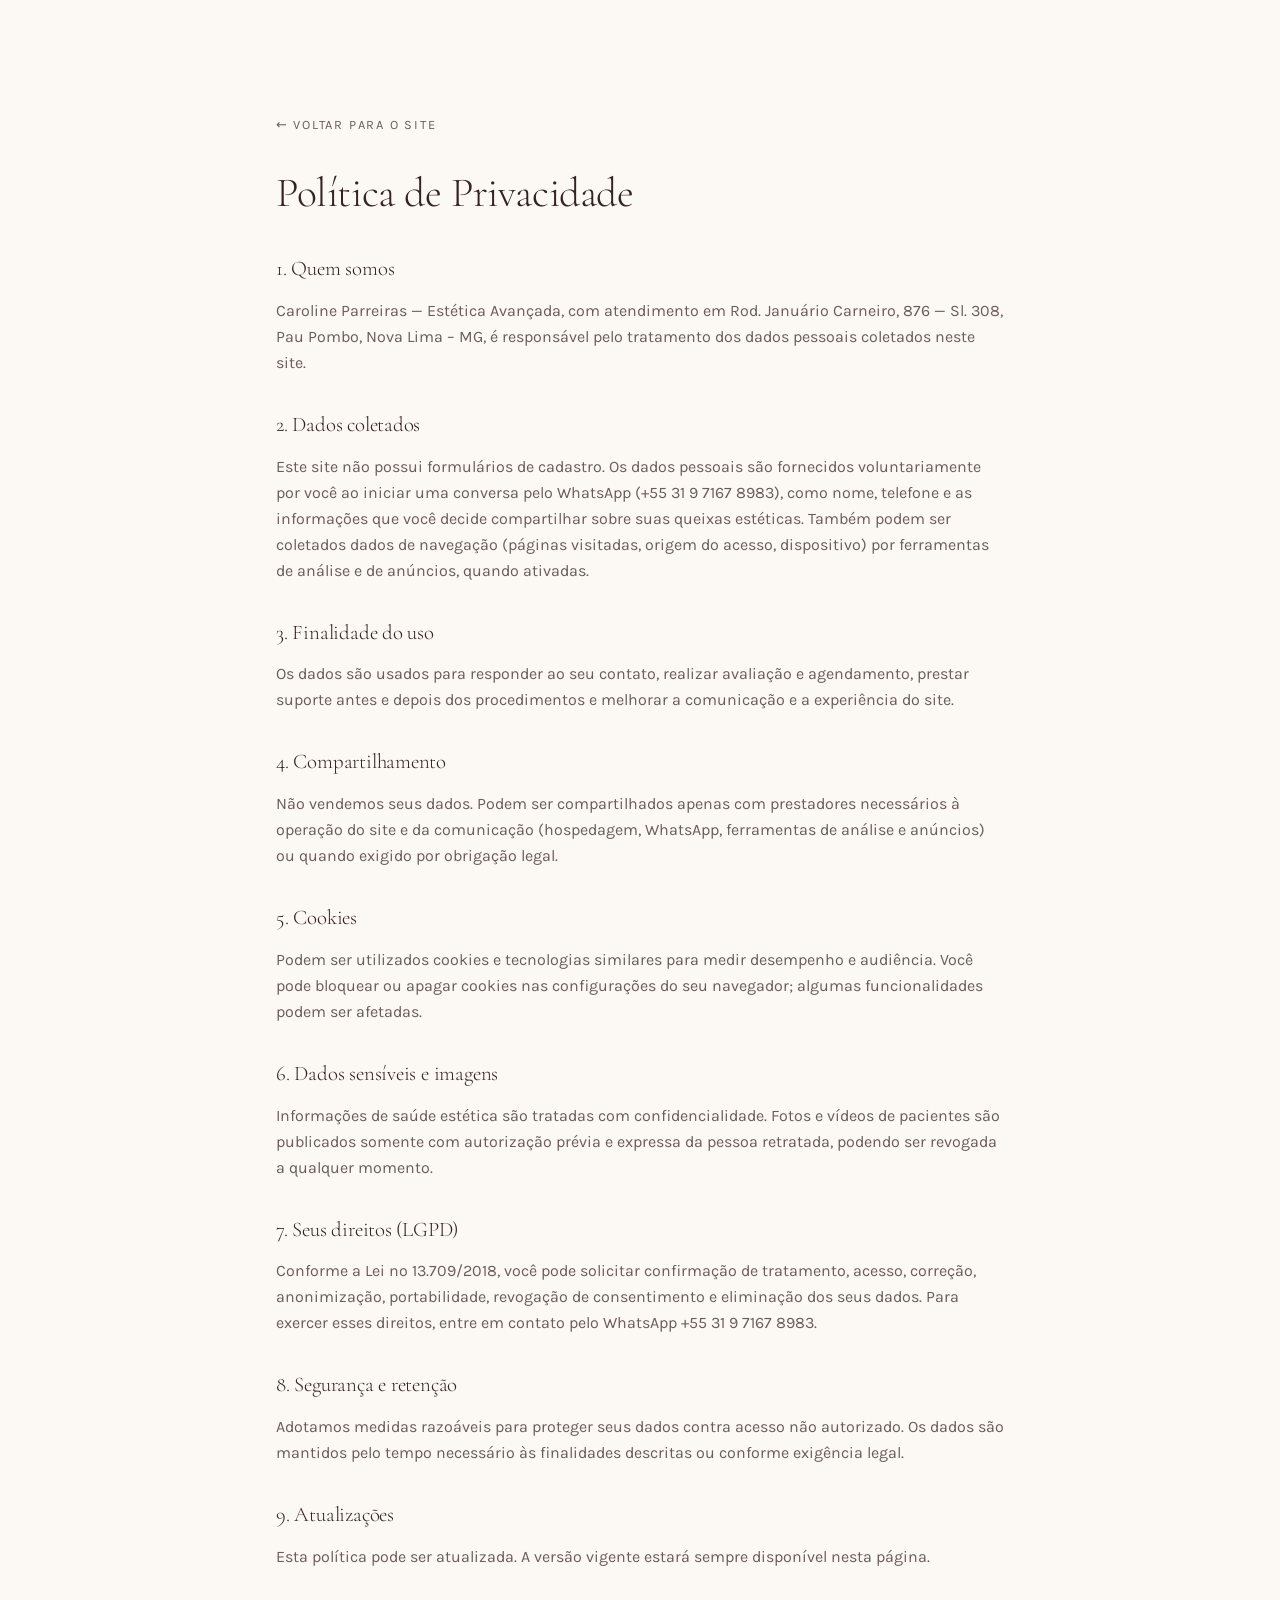
<file: privacidade.html>
<!DOCTYPE html>
<html lang="pt-BR"><head><meta charset="utf-8"/><meta content="width=device-width, initial-scale=1" name="viewport"/><link data-precedence="default" href="https://fonts.googleapis.com/css2?family=Cormorant+Garamond:ital,wght@0,300;0,400;0,500;0,600;1,400&amp;family=Karla:wght@300;400;500;600&amp;display=swap" rel="stylesheet"/><title>Política de Privacidade — Caroline Parreiras Estética</title><meta content="Caroline Parreiras — Estética Avançada" name="author"/><meta content="#faf7f4" name="theme-color"/><meta content="website" property="og:type"/><meta content="Caroline Parreiras — Estética Avançada" property="og:site_name"/><meta content="pt_BR" property="og:locale"/><meta content="summary_large_image" name="twitter:card"/><meta content="Como os dados enviados por WhatsApp e pelo site da Caroline Parreiras Estética Avançada são coletados, usados e protegidos, conforme a LGPD." name="description"/><meta content="Política de Privacidade — Caroline Parreiras Estética" property="og:title"/><meta content="Como os dados enviados por WhatsApp e pelo site da Caroline Parreiras Estética Avançada são coletados, usados e protegidos, conforme a LGPD." property="og:description"/><meta content="./privacidade.html" property="og:url"/><link href="favicon.png" rel="icon" type="image/png"/><link href="https://fonts.googleapis.com" rel="preconnect"/><link crossorigin="anonymous" href="https://fonts.gstatic.com" rel="preconnect"/><link href="./privacidade.html" rel="canonical"/><script type="application/ld+json">{"@context":"https://schema.org","@type":"HealthAndBeautyBusiness","name":"Caroline Parreiras — Estética Avançada","description":"Estética avançada e bem-estar em Nova Lima, MG. Gerenciamento de pele com avaliação, indicação individual e acompanhamento.","address":{"@type":"PostalAddress","streetAddress":"Rod. Januário Carneiro, 876 — Sl. 308","addressLocality":"Nova Lima","addressRegion":"MG","addressCountry":"BR"},"telephone":"+5531971678983","areaServed":"Nova Lima, Belo Horizonte e região","sameAs":["https://www.instagram.com/carolineparreirasestetica/"],"aggregateRating":{"@type":"AggregateRating","ratingValue":"5","bestRating":"5","reviewCount":"10"}}</script><link href="css/styles.css" rel="stylesheet"/>
<!-- ============================================================
         RASTREAMENTO (opcional) — cole aqui seus códigos:
         Google Tag Manager, GA4 (gtag.js) e/ou Meta Pixel.
         Os eventos "whatsapp_click" e "video_open" já são enviados
         automaticamente para dataLayer / gtag / fbq por js/main.js.
         ============================================================ -->
</head><body><!--$--><div class="bg-background"><div class="container-lp max-w-3xl py-20 md:py-28"><a class="text-[0.8rem] tracking-[0.14em] uppercase text-muted-foreground hover:text-primary" href="index.html">← Voltar para o site</a><h1 class="mt-8 text-[2rem] leading-tight text-ink md:text-[2.6rem]">Política de Privacidade</h1><div class="mt-8 space-y-8 text-[1rem] leading-relaxed text-muted-foreground"><section><h2 class="text-[1.3rem] text-ink">1. Quem somos</h2><p class="mt-3">Caroline Parreiras — Estética Avançada<!-- -->, com atendimento em <!-- -->Rod. Januário Carneiro, 876 — Sl. 308, Pau Pombo, Nova Lima – MG<!-- -->, é responsável pelo tratamento dos dados pessoais coletados neste site.</p></section><section><h2 class="text-[1.3rem] text-ink">2. Dados coletados</h2><p class="mt-3">Este site não possui formulários de cadastro. Os dados pessoais são fornecidos voluntariamente por você ao iniciar uma conversa pelo WhatsApp (<!-- -->+55 31 9 7167 8983<!-- -->), como nome, telefone e as informações que você decide compartilhar sobre suas queixas estéticas. Também podem ser coletados dados de navegação (páginas visitadas, origem do acesso, dispositivo) por ferramentas de análise e de anúncios, quando ativadas.</p></section><section><h2 class="text-[1.3rem] text-ink">3. Finalidade do uso</h2><p class="mt-3">Os dados são usados para responder ao seu contato, realizar avaliação e agendamento, prestar suporte antes e depois dos procedimentos e melhorar a comunicação e a experiência do site.</p></section><section><h2 class="text-[1.3rem] text-ink">4. Compartilhamento</h2><p class="mt-3">Não vendemos seus dados. Podem ser compartilhados apenas com prestadores necessários à operação do site e da comunicação (hospedagem, WhatsApp, ferramentas de análise e anúncios) ou quando exigido por obrigação legal.</p></section><section><h2 class="text-[1.3rem] text-ink">5. Cookies</h2><p class="mt-3">Podem ser utilizados cookies e tecnologias similares para medir desempenho e audiência. Você pode bloquear ou apagar cookies nas configurações do seu navegador; algumas funcionalidades podem ser afetadas.</p></section><section><h2 class="text-[1.3rem] text-ink">6. Dados sensíveis e imagens</h2><p class="mt-3">Informações de saúde estética são tratadas com confidencialidade. Fotos e vídeos de pacientes são publicados somente com autorização prévia e expressa da pessoa retratada, podendo ser revogada a qualquer momento.</p></section><section><h2 class="text-[1.3rem] text-ink">7. Seus direitos (LGPD)</h2><p class="mt-3">Conforme a Lei nº 13.709/2018, você pode solicitar confirmação de tratamento, acesso, correção, anonimização, portabilidade, revogação de consentimento e eliminação dos seus dados. Para exercer esses direitos, entre em contato pelo WhatsApp <!-- -->+55 31 9 7167 8983<!-- -->.</p></section><section><h2 class="text-[1.3rem] text-ink">8. Segurança e retenção</h2><p class="mt-3">Adotamos medidas razoáveis para proteger seus dados contra acesso não autorizado. Os dados são mantidos pelo tempo necessário às finalidades descritas ou conforme exigência legal.</p></section><section><h2 class="text-[1.3rem] text-ink">9. Atualizações</h2><p class="mt-3">Esta política pode ser atualizada. A versão vigente estará sempre disponível nesta página.</p></section></div></div></div><!--/$--><div hidden="" id="video-modal"></div>
<!-- ============================================================
     RASTREAMENTO (fim do body) — cole aqui o noscript do GTM
     ou o <img> do Meta Pixel, se necessário.
     ============================================================ -->
<script defer="" src="js/main.js"></script><script>window.__LP__ = {"antesDepois": ["assets/img/antes-depois-01.jpg", "assets/img/antes-depois-02.jpg", "assets/img/antes-depois-03.jpg", "assets/img/antes-depois-04.jpg", "assets/img/antes-depois-05.jpg", "assets/img/antes-depois-06.jpg", "assets/img/antes-depois-07.jpg", "assets/img/antes-depois-08.jpg", "assets/img/antes-depois-09.jpg", "assets/img/antes-depois-10.jpg", "assets/img/antes-depois-11.jpg", "assets/img/antes-depois-12.jpg", "assets/img/antes-depois-13.jpg", "assets/img/antes-depois-14.jpg", "assets/img/antes-depois-15.jpg", "assets/img/antes-depois-16.jpg"]};</script></body></html>
</file>
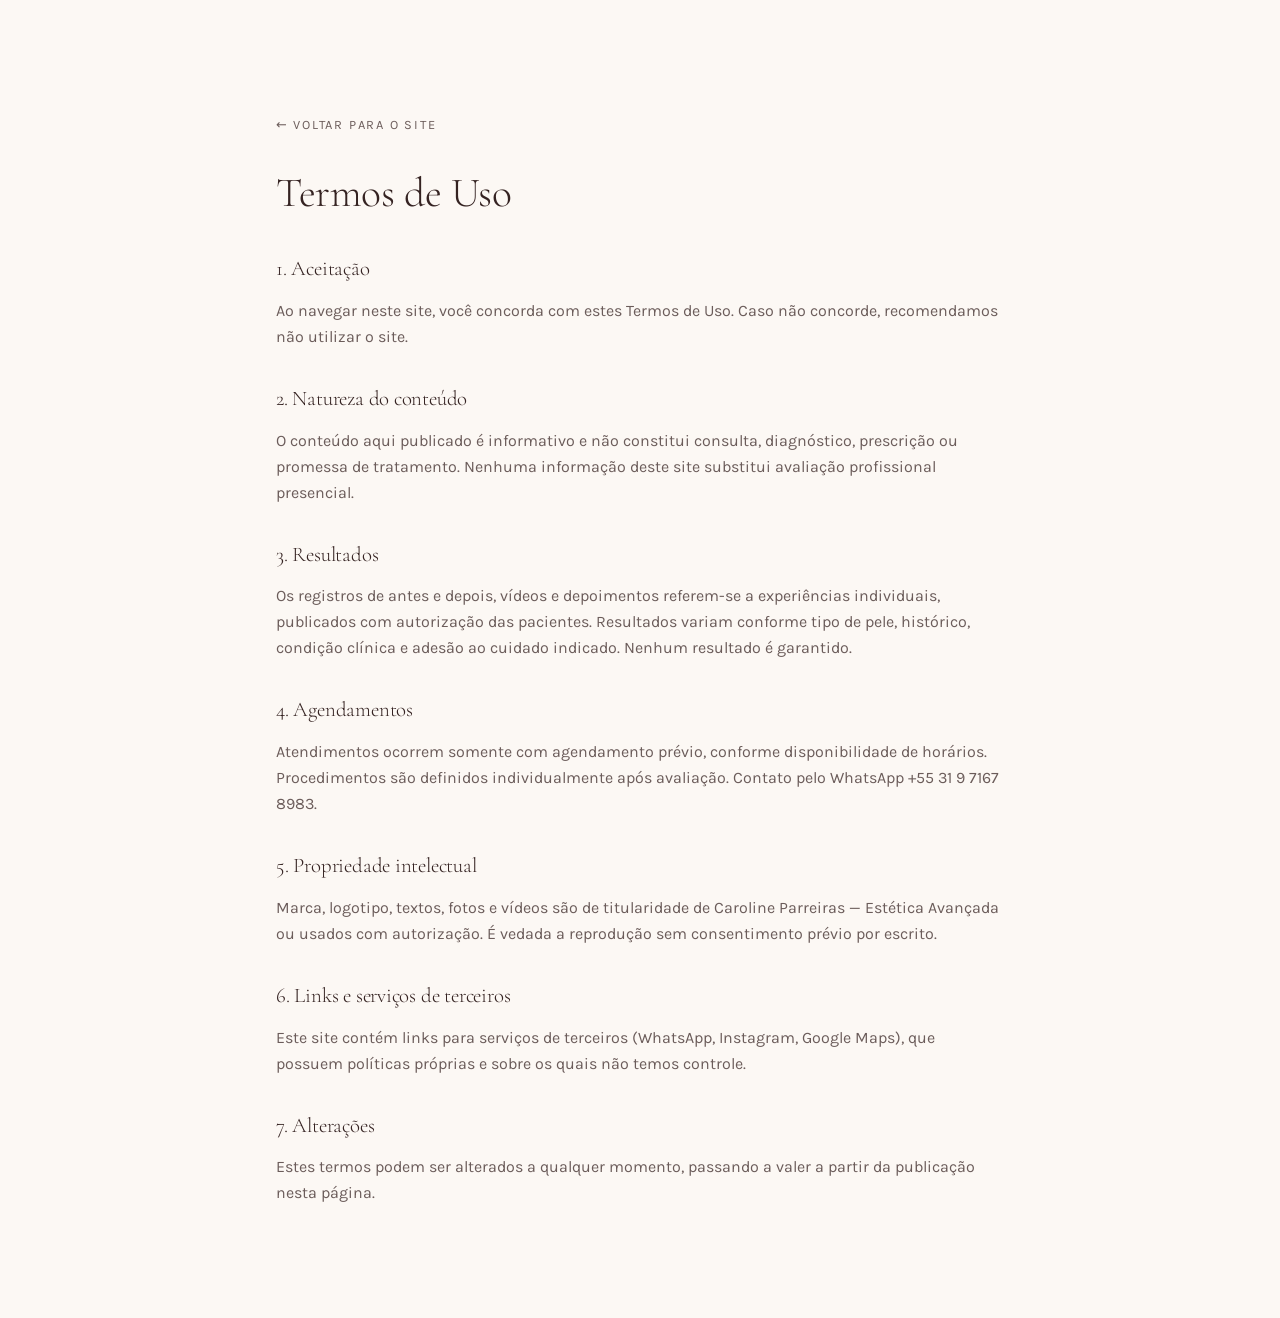
<file: termos.html>
<!DOCTYPE html>
<html lang="pt-BR"><head><meta charset="utf-8"/><meta content="width=device-width, initial-scale=1" name="viewport"/><link data-precedence="default" href="https://fonts.googleapis.com/css2?family=Cormorant+Garamond:ital,wght@0,300;0,400;0,500;0,600;1,400&amp;family=Karla:wght@300;400;500;600&amp;display=swap" rel="stylesheet"/><title>Termos de Uso — Caroline Parreiras Estética</title><meta content="Caroline Parreiras — Estética Avançada" name="author"/><meta content="#faf7f4" name="theme-color"/><meta content="website" property="og:type"/><meta content="Caroline Parreiras — Estética Avançada" property="og:site_name"/><meta content="pt_BR" property="og:locale"/><meta content="summary_large_image" name="twitter:card"/><meta content="Condições de uso do site da Caroline Parreiras Estética Avançada, natureza informativa do conteúdo e limites sobre resultados de procedimentos." name="description"/><meta content="Termos de Uso — Caroline Parreiras Estética" property="og:title"/><meta content="Condições de uso do site da Caroline Parreiras Estética Avançada, natureza informativa do conteúdo e limites sobre resultados de procedimentos." property="og:description"/><meta content="./termos.html" property="og:url"/><link href="favicon.png" rel="icon" type="image/png"/><link href="https://fonts.googleapis.com" rel="preconnect"/><link crossorigin="anonymous" href="https://fonts.gstatic.com" rel="preconnect"/><link href="./termos.html" rel="canonical"/><script type="application/ld+json">{"@context":"https://schema.org","@type":"HealthAndBeautyBusiness","name":"Caroline Parreiras — Estética Avançada","description":"Estética avançada e bem-estar em Nova Lima, MG. Gerenciamento de pele com avaliação, indicação individual e acompanhamento.","address":{"@type":"PostalAddress","streetAddress":"Rod. Januário Carneiro, 876 — Sl. 308","addressLocality":"Nova Lima","addressRegion":"MG","addressCountry":"BR"},"telephone":"+5531971678983","areaServed":"Nova Lima, Belo Horizonte e região","sameAs":["https://www.instagram.com/carolineparreirasestetica/"],"aggregateRating":{"@type":"AggregateRating","ratingValue":"5","bestRating":"5","reviewCount":"10"}}</script><link href="css/styles.css" rel="stylesheet"/>
<!-- ============================================================
         RASTREAMENTO (opcional) — cole aqui seus códigos:
         Google Tag Manager, GA4 (gtag.js) e/ou Meta Pixel.
         Os eventos "whatsapp_click" e "video_open" já são enviados
         automaticamente para dataLayer / gtag / fbq por js/main.js.
         ============================================================ -->
</head><body><!--$--><div class="bg-background"><div class="container-lp max-w-3xl py-20 md:py-28"><a class="text-[0.8rem] tracking-[0.14em] uppercase text-muted-foreground hover:text-primary" href="index.html">← Voltar para o site</a><h1 class="mt-8 text-[2rem] leading-tight text-ink md:text-[2.6rem]">Termos de Uso</h1><div class="mt-8 space-y-8 text-[1rem] leading-relaxed text-muted-foreground"><section><h2 class="text-[1.3rem] text-ink">1. Aceitação</h2><p class="mt-3">Ao navegar neste site, você concorda com estes Termos de Uso. Caso não concorde, recomendamos não utilizar o site.</p></section><section><h2 class="text-[1.3rem] text-ink">2. Natureza do conteúdo</h2><p class="mt-3">O conteúdo aqui publicado é informativo e não constitui consulta, diagnóstico, prescrição ou promessa de tratamento. Nenhuma informação deste site substitui avaliação profissional presencial.</p></section><section><h2 class="text-[1.3rem] text-ink">3. Resultados</h2><p class="mt-3">Os registros de antes e depois, vídeos e depoimentos referem-se a experiências individuais, publicados com autorização das pacientes. Resultados variam conforme tipo de pele, histórico, condição clínica e adesão ao cuidado indicado. Nenhum resultado é garantido.</p></section><section><h2 class="text-[1.3rem] text-ink">4. Agendamentos</h2><p class="mt-3">Atendimentos ocorrem somente com agendamento prévio, conforme disponibilidade de horários. Procedimentos são definidos individualmente após avaliação. Contato pelo WhatsApp <!-- -->+55 31 9 7167 8983<!-- -->.</p></section><section><h2 class="text-[1.3rem] text-ink">5. Propriedade intelectual</h2><p class="mt-3">Marca, logotipo, textos, fotos e vídeos são de titularidade de <!-- -->Caroline Parreiras — Estética Avançada<!-- --> ou usados com autorização. É vedada a reprodução sem consentimento prévio por escrito.</p></section><section><h2 class="text-[1.3rem] text-ink">6. Links e serviços de terceiros</h2><p class="mt-3">Este site contém links para serviços de terceiros (WhatsApp, Instagram, Google Maps), que possuem políticas próprias e sobre os quais não temos controle.</p></section><section><h2 class="text-[1.3rem] text-ink">7. Alterações</h2><p class="mt-3">Estes termos podem ser alterados a qualquer momento, passando a valer a partir da publicação nesta página.</p></section></div></div></div><!--/$--><div hidden="" id="video-modal"></div>
<!-- ============================================================
     RASTREAMENTO (fim do body) — cole aqui o noscript do GTM
     ou o <img> do Meta Pixel, se necessário.
     ============================================================ -->
<script defer="" src="js/main.js"></script><script>window.__LP__ = {"antesDepois": ["assets/img/antes-depois-01.jpg", "assets/img/antes-depois-02.jpg", "assets/img/antes-depois-03.jpg", "assets/img/antes-depois-04.jpg", "assets/img/antes-depois-05.jpg", "assets/img/antes-depois-06.jpg", "assets/img/antes-depois-07.jpg", "assets/img/antes-depois-08.jpg", "assets/img/antes-depois-09.jpg", "assets/img/antes-depois-10.jpg", "assets/img/antes-depois-11.jpg", "assets/img/antes-depois-12.jpg", "assets/img/antes-depois-13.jpg", "assets/img/antes-depois-14.jpg", "assets/img/antes-depois-15.jpg", "assets/img/antes-depois-16.jpg"]};</script></body></html>
</file>
